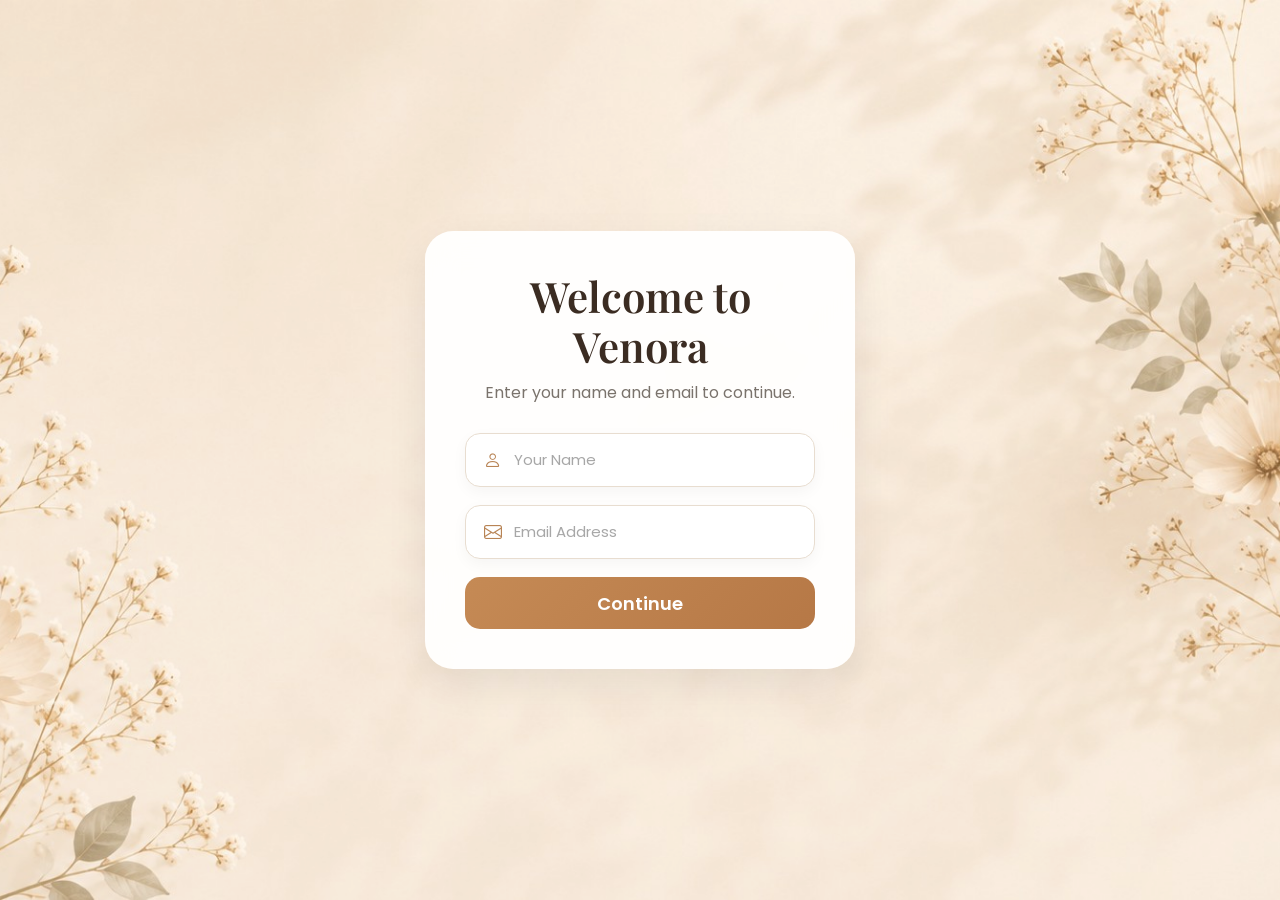
<file: index.html>
<!DOCTYPE html>
<html lang="en">

<head>

<meta charset="UTF-8">
<meta name="viewport" content="width=device-width, initial-scale=1.0">

<title>Venora | Login</title>

<link href="https://cdn.jsdelivr.net/npm/bootstrap@5.3.7/dist/css/bootstrap.min.css" rel="stylesheet">

<link rel="stylesheet"
href="https://cdn.jsdelivr.net/npm/bootstrap-icons@1.13.1/font/bootstrap-icons.min.css">

<link href="https://fonts.googleapis.com/css2?family=Playfair+Display:wght@500;600;700&family=Poppins:wght@300;400;500;600;700&display=swap"
rel="stylesheet">

<link rel="stylesheet"
href="css/login.css">

</head>

<body>

<div class="login-page">

<!-- LEFT SIDE -->

<div class="left-side">

<img src="images/login/login-bg.jpg"
alt="Venora Background">

<div class="overlay"></div>

</div>

<!-- RIGHT SIDE -->

<div class="right-side">

<div class="login-card">

<h2>

Welcome to Venora

</h2>

<p class="subtitle">

Enter your name and email to continue.

</p>

<form id="loginForm">

<div class="input-box">

<i class="bi bi-person"></i>

<input
type="text"
id="name"
placeholder="Your Name"
required>

</div>

<div class="input-box">

<i class="bi bi-envelope"></i>

<input
type="email"
id="email"
placeholder="Email Address"
required>

</div>

<button
type="submit"
class="login-btn">

Continue

</button>

</form>

</div>

</div>

</div>

<script src="js/login.js"></script>

</body>

</html>
</file>
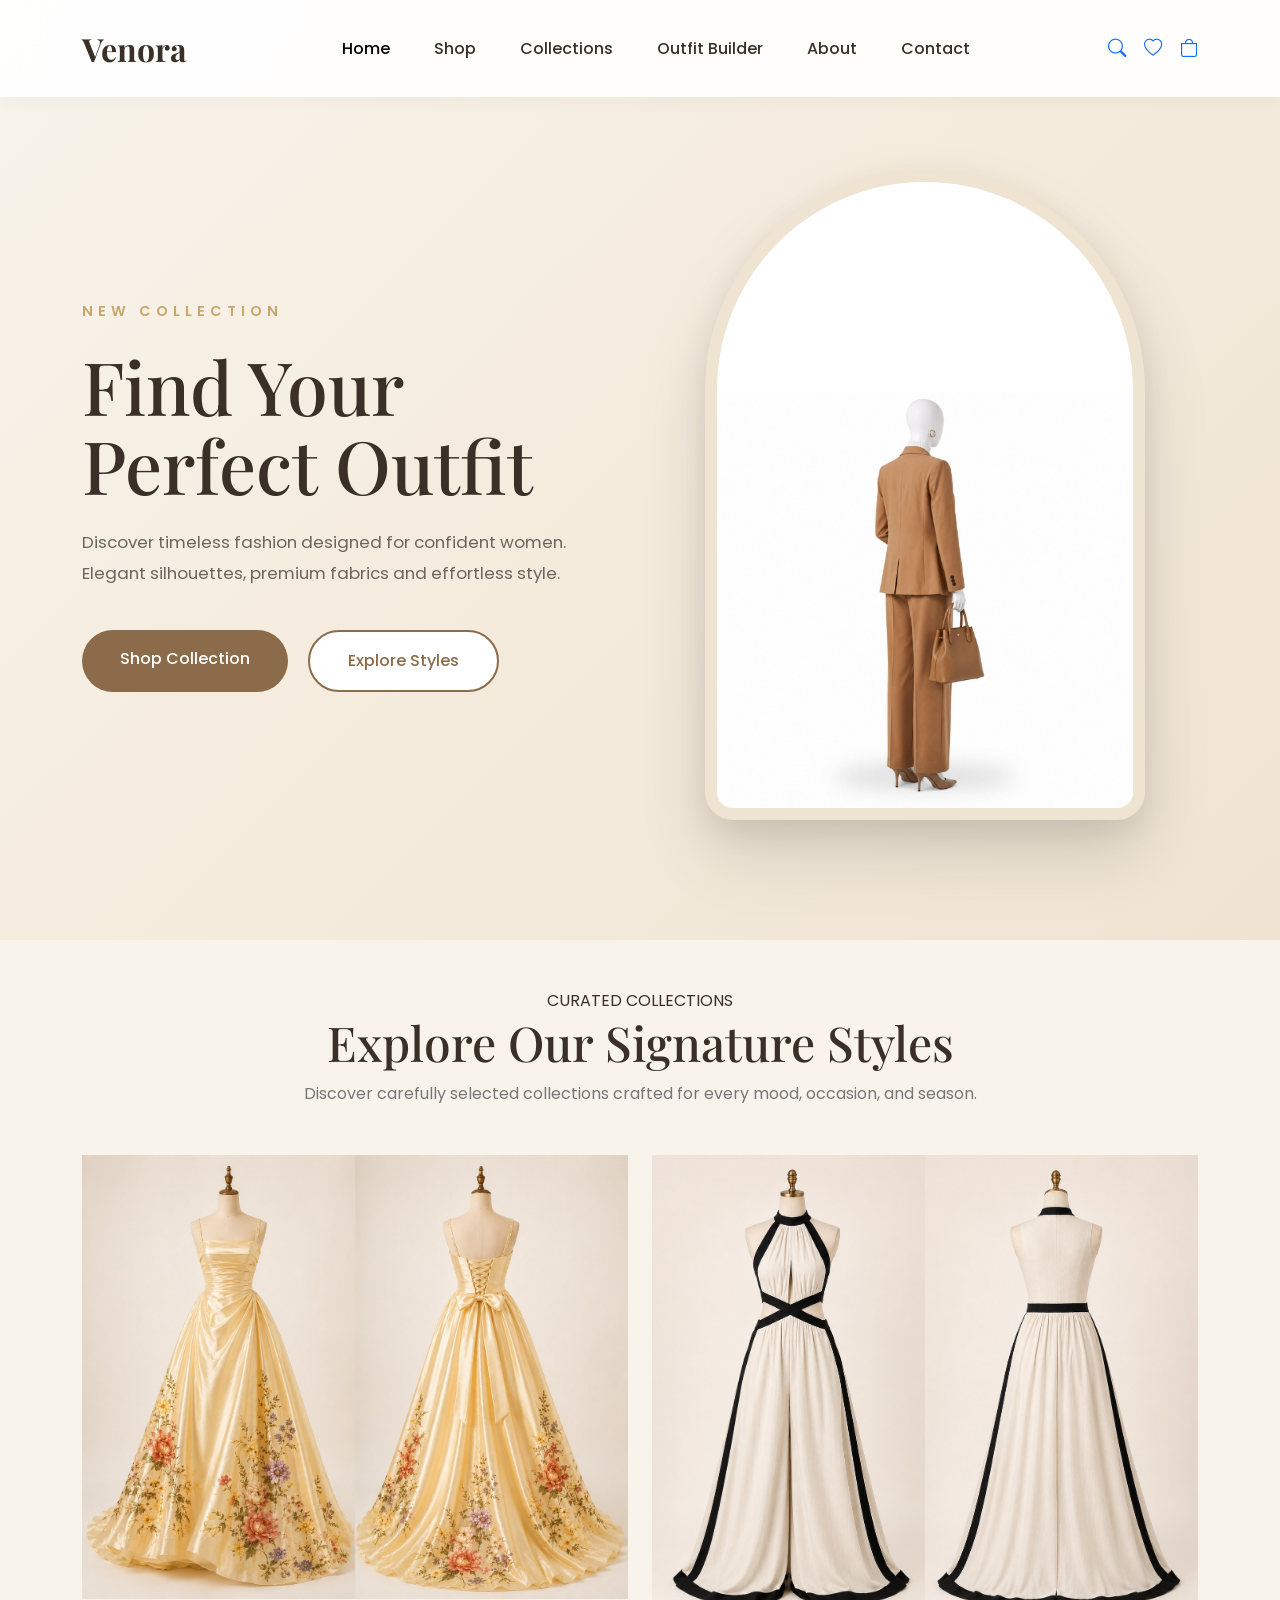
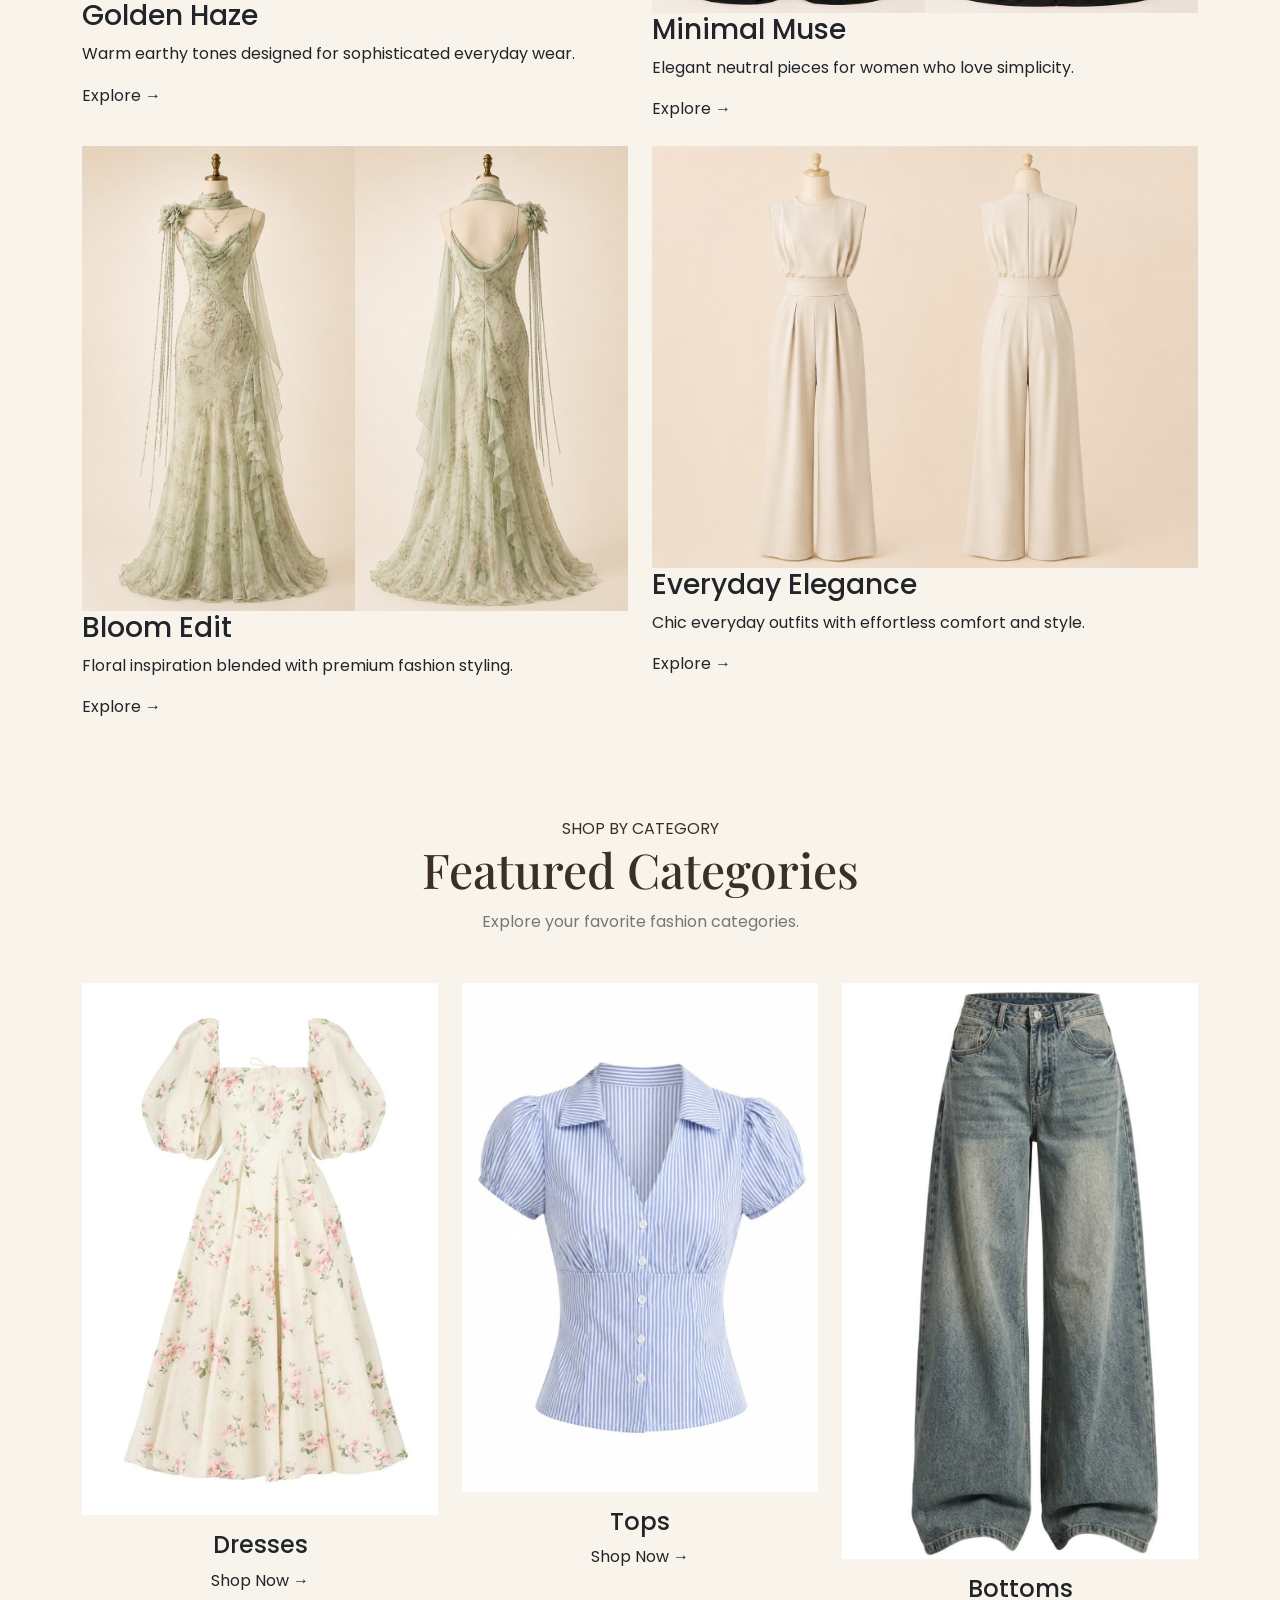
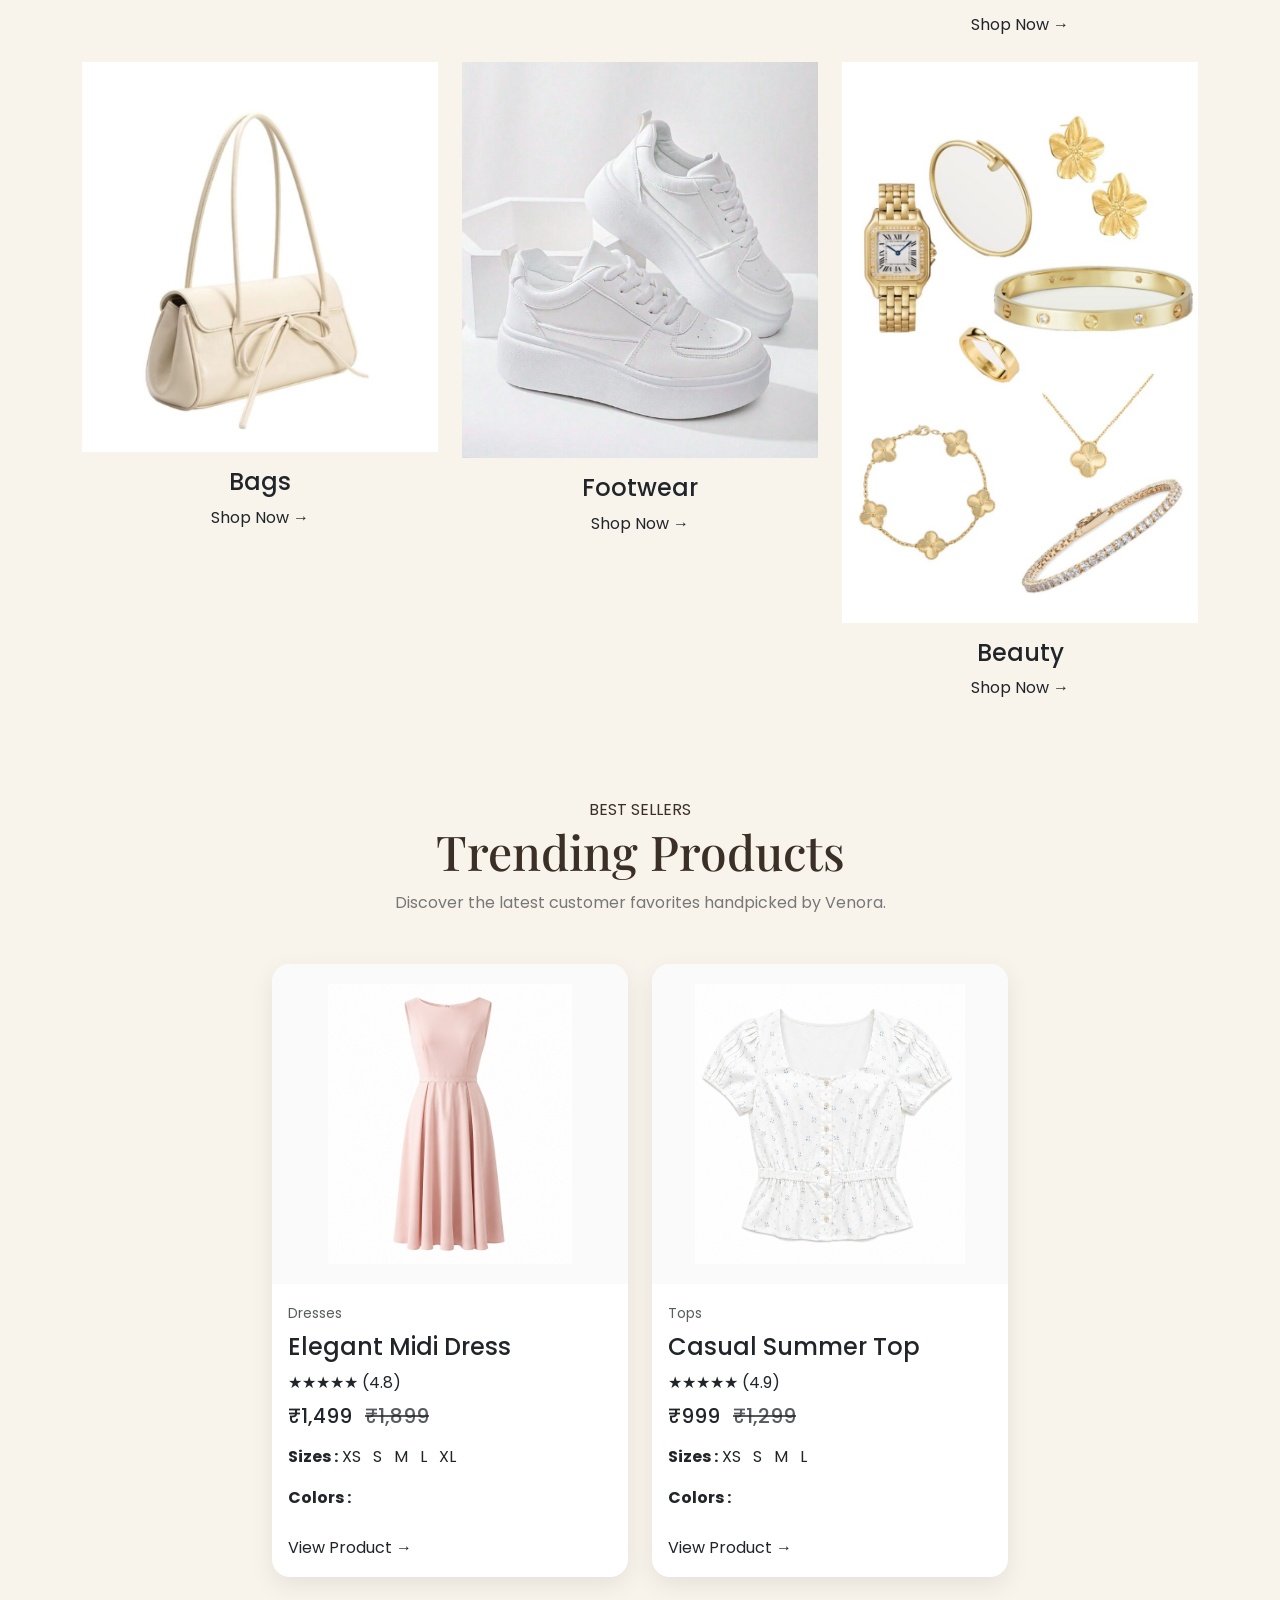
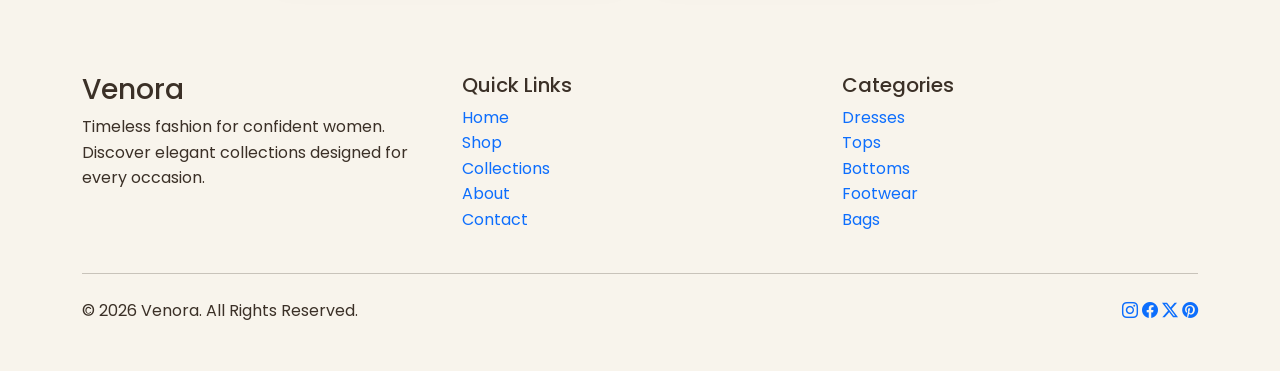
<file: home.html>
<!DOCTYPE html>
<html lang="en">

<head>

    <meta charset="UTF-8">
    <meta name="viewport" content="width=device-width, initial-scale=1.0">

    <title>Venora | Luxury Women's Fashion</title>

    <!-- Bootstrap -->
    <link href="https://cdn.jsdelivr.net/npm/bootstrap@5.3.7/dist/css/bootstrap.min.css" rel="stylesheet">

    <!-- Google Fonts -->
    <link rel="preconnect" href="https://fonts.googleapis.com">
    <link rel="preconnect" href="https://fonts.gstatic.com" crossorigin>

    <link href="https://fonts.googleapis.com/css2?family=Playfair+Display:wght@500;600;700&family=Poppins:wght@300;400;500;600&display=swap" rel="stylesheet">

    <!-- Bootstrap Icons -->
    <link rel="stylesheet" href="https://cdn.jsdelivr.net/npm/bootstrap-icons@1.13.1/font/bootstrap-icons.min.css">

    <!-- Custom CSS -->
    <link rel="stylesheet" href="css/style.css">

</head>

<body>

<!-- ==========================
        NAVBAR
========================== -->

<nav class="navbar navbar-expand-lg fixed-top">

    <div class="container">

        <a class="navbar-brand" href="home.html">
            Venora
        </a>

        <button
            class="navbar-toggler"
            type="button"
            data-bs-toggle="collapse"
            data-bs-target="#navbarMenu">

            <span class="navbar-toggler-icon"></span>

        </button>

        <div class="collapse navbar-collapse" id="navbarMenu">

            <ul class="navbar-nav mx-auto">

                <li class="nav-item">
                    <a class="nav-link active" href="home.html">
                        Home
                    </a>
                </li>

                <li class="nav-item">
                    <a class="nav-link" href="pages/shop.html">
                        Shop
                    </a>
                </li>

                <li class="nav-item">
                    <a class="nav-link" href="pages/collections.html">
                        Collections
                    </a>
                </li>
                <li class="nav-item">
    <a class="nav-link" href="pages/outfit-builder.html">
        Outfit Builder
    </a>
</li>

                <li class="nav-item">
                    <a class="nav-link" href="pages/about.html">
                        About
                    </a>
                </li>

                <li class="nav-item">
                    <a class="nav-link" href="pages/contact.html">
                        Contact
                    </a>
                </li>

            </ul>

            <div class="nav-icons">

                <a href="pages/search.html">
                    <i class="bi bi-search"></i>
                </a>

                <a href="pages/wishlist.html">
                    <i class="bi bi-heart"></i>
                </a>

                <a href="pages/cart.html">
                    <i class="bi bi-bag"></i>
                </a>

                

            </div>

        </div>

    </div>

</nav>

<!-- ==========================
        HERO
========================== -->

<section class="hero">

    <div class="container">

        <div class="row align-items-center">

            <div class="col-lg-6 hero-left">

                <span class="hero-tag">
                    NEW COLLECTION
                </span>

                <h1>
                    Find Your
                    <br>
                    Perfect Outfit
                </h1>

                <p>
                    Discover timeless fashion designed for confident women.
                    Elegant silhouettes, premium fabrics and effortless style.
                </p>

                <div class="hero-buttons">

                    <a href="pages/shop.html" class="primary-btn">
                        Shop Collection
                    </a>

                    <a href="pages/collections.html" class="secondary-btn">
                        Explore Styles
                    </a>

                </div>

            </div>

            <div class="col-lg-6">

                <div class="hero-image">

    <div class="hero-arch">

        <div class="spin-viewer">

    <img
        id="heroRotate"
        class="hero-mannequin"
        src="images/hero/frame1.png"
        draggable="false"
        alt="Venora Hero">

</div>
    </div>
   

</div>

            </div>

        </div>

    </div>

</section>


<!-- ==========================
     CURATED COLLECTIONS
========================== -->

<section class="collections py-5">

    <div class="container">

        <div class="section-heading text-center mb-5">

            <span>CURATED COLLECTIONS</span>

            <h2>Explore Our Signature Styles</h2>

            <p>
                Discover carefully selected collections crafted for every mood,
                occasion, and season.
            </p>

        </div>

        <div class="row g-4">

            <!-- Collection 1 -->

            <div class="col-lg-6 col-md-6">


    <a href="pages/collections.html?collection=golden-haze"
       class="text-decoration-none text-dark">

        <div class="collection-card h-100">

            <div class="collection-image">

                <img src="images/collections/golden-haze.jpg"
                     alt="Golden Haze"
                     class="img-fluid w-100">

            </div>

            <div class="collection-content">

                <h3>Golden Haze</h3>

                <p>
                    Warm earthy tones designed for sophisticated everyday wear.
                </p>

                <span class="collection-btn">
                    Explore →
                </span>

            </div>

        </div>

    </a>

            </div>

            <!-- Collection 2 -->

            <div class="col-lg-6 col-md-6">

                <a href="pages/collections.html?collection=minimal-muse" class="text-decoration-none text-dark">

                    <div class="collection-card h-100">

                        <div class="collection-image">

                            <img src="images/collections/minimal-muse.jpg"
                                 alt="Minimal Muse"
                                 class="img-fluid w-100">

                        </div>

                        <div class="collection-content">

                            <h3>Minimal Muse</h3>

                            <p>
                                Elegant neutral pieces for women who love simplicity.
                            </p>

                            <span class="collection-btn">
                                Explore →
                            </span>

                        </div>

                    </div>

                </a>

            </div>

            <!-- Collection 3 -->

            <div class="col-lg-6 col-md-6">

                <a href="pages/collections.html?collection=bloom-edit" class="text-decoration-none text-dark">

                    <div class="collection-card h-100">

                        <div class="collection-image">

                            <img src="images/collections/bloom-edit.jpg"
                                 alt="Bloom Edit"
                                 class="img-fluid w-100">

                        </div>

                        <div class="collection-content">

                            <h3>Bloom Edit</h3>

                            <p>
                                Floral inspiration blended with premium fashion styling.
                            </p>

                            <span class="collection-btn">
                                Explore →
                            </span>

                        </div>

                    </div>

                </a>

            </div>

            <!-- Collection 4 -->

            <div class="col-lg-6 col-md-6">

                <a href="pages/collections.html?collection=everyday-elegance" class="text-decoration-none text-dark">

                    <div class="collection-card h-100">

                        <div class="collection-image">

                            <img src="images/collections/everyday-elegance.jpg"
                                 alt="Everyday Elegance"
                                 class="img-fluid w-100">

                        </div>

                        <div class="collection-content">

                            <h3>Everyday Elegance</h3>

                            <p>
                                Chic everyday outfits with effortless comfort and style.
                            </p>

                            <span class="collection-btn">
                                Explore →
                            </span>

                        </div>

                    </div>

                </a>

            </div>

        </div>

    </div>

</section>
<!-- ==========================
     FEATURED CATEGORIES
========================== -->

<section class="categories py-5">

    <div class="container">

        <div class="section-heading text-center mb-5">

            <span>SHOP BY CATEGORY</span>

            <h2>Featured Categories</h2>

            <p>
                Explore your favorite fashion categories.
            </p>

        </div>

        <div class="row g-4">

            <!-- Dresses -->

            <div class="col-lg-4 col-md-6 col-4">

                <a href="pages/shop.html" class="text-decoration-none text-dark">

                    <div class="category-card h-100 text-center">

                        <div class="category-image">

                            <img src="images/categories/dresses.jpg"
                                 alt="Dresses"
                                 class="img-fluid w-100">

                        </div>

                        <h4 class="mt-3">Dresses</h4>

                        <span class="category-btn">
                            Shop Now →
                        </span>

                    </div>

                </a>

            </div>

            <!-- Tops -->

            <div class="col-lg-4 col-md-6 col-4">

                <a href="pages/shop.html" class="text-decoration-none text-dark">

                    <div class="category-card h-100 text-center">

                        <div class="category-image">

                            <img src="images/categories/tops.jpg"
                                 alt="Tops"
                                 class="img-fluid w-100">

                        </div>

                        <h4 class="mt-3">Tops</h4>

                        <span class="category-btn">
                            Shop Now →
                        </span>

                    </div>

                </a>

            </div>

            <!-- Bottoms -->

            <div class="col-lg-4 col-md-6 col-4">

                <a href="pages/shop.html" class="text-decoration-none text-dark">

                    <div class="category-card h-100 text-center">

                        <div class="category-image">

                            <img src="images/categories/bottoms.jpg"
                                 alt="Bottoms"
                                 class="img-fluid w-100">

                        </div>

                        <h4 class="mt-3">Bottoms</h4>

                        <span class="category-btn">
                            Shop Now →
                        </span>

                    </div>

                </a>

            </div>

            <!-- Bags -->

            <div class="col-lg-4 col-md-6 col-4">

                <a href="pages/shop.html" class="text-decoration-none text-dark">

                    <div class="category-card h-100 text-center">

                        <div class="category-image">

                            <img src="images/categories/bags.jpg"
                                 alt="Bags"
                                 class="img-fluid w-100">

                        </div>

                        <h4 class="mt-3">Bags</h4>

                        <span class="category-btn">
                            Shop Now →
                        </span>

                    </div>

                </a>

            </div>

            <!-- Footwear -->

            <div class="col-lg-4 col-md-6 col-4">

                <a href="pages/shop.html" class="text-decoration-none text-dark">

                    <div class="category-card h-100 text-center">

                        <div class="category-image">

                            <img src="images/categories/footwear.jpg"
                                 alt="Footwear"
                                 class="img-fluid w-100">

                        </div>

                        <h4 class="mt-3">Footwear</h4>

                        <span class="category-btn">
                            Shop Now →
                        </span>

                    </div>

                </a>

            </div>

            <!-- Beauty -->

            <div class="col-lg-4 col-md-6 col-4">

                <a href="pages/shop.html" class="text-decoration-none text-dark">

                    <div class="category-card h-100 text-center">

                        <div class="category-image">

                            <img src="images/categories/beauty.jpg"
                                 alt="Beauty"
                                 class="img-fluid w-100">

                        </div>

                        <h4 class="mt-3">Beauty</h4>

                        <span class="category-btn">
                            Shop Now →
                        </span>

                    </div>

                </a>

            </div>

        </div>

    </div>

</section>
<!-- ==========================
     TRENDING PRODUCTS
========================== -->

<section class="products py-5">

    <div class="container">

        <div class="section-heading text-center mb-5">

            <span>BEST SELLERS</span>

            <h2>Trending Products</h2>

            <p>
                Discover the latest customer favorites handpicked by Venora.
            </p>

        </div>

        <div class="row g-4 justify-content-center">

            <!-- Product 1 -->

            <div class="col-lg-4 col-md-6">

                <a href="pages/product.html?id=shop-dress1"
   class="text-decoration-none text-dark">

                    <div class="product-card h-100">

                        <div class="product-image">

                            <img src="images/products/dress1.jpg"
     alt="Elegant Midi Dress"
     class="img-fluid w-100">

                        </div>

                        <div class="product-content p-3">

                            <small class="text-muted">
                                Dresses
                            </small>

                            <h4 class="mt-2">
                                Elegant Midi Dress
                            </h4>

                            <div class="rating mb-2">

                                ★★★★★
                                <span>(4.8)</span>

                            </div>

                            <h5>

                                ₹1,499

                                <del class="text-muted ms-2">
                                    ₹1,899
                                </del>

                            </h5>

                            <div class="sizes mt-3">

                                <strong>Sizes :</strong>

                                XS &nbsp; S &nbsp; M &nbsp; L &nbsp; XL

                            </div>

                            <div class="colors mt-3">

                                <strong>Colors :</strong>

                                <span class="black"></span>

                                <span class="cream"></span>

                                <span class="brown"></span>

                            </div>

                            <div class="mt-4">

                                <span class="collection-btn">

                                    View Product →

                                </span>

                            </div>

                        </div>

                    </div>

                </a>

            </div>

            <!-- Product 2 -->

            <div class="col-lg-4 col-md-6">

                <a href="pages/product.html?id=shop-top1"
   class="text-decoration-none text-dark">

                    <div class="product-card h-100">

                        <div class="product-image">

                            <img src="images/products/top1.jpg"
     alt="White Floral Peplum Top"
     class="img-fluid w-100">
                        </div>

                        <div class="product-content p-3">

                            <small class="text-muted">
                                Tops
                            </small>

                            <h4 class="mt-2">
                                Casual Summer Top
                            </h4>

                            <div class="rating mb-2">

                                ★★★★★
                                <span>(4.9)</span>

                            </div>

                            <h5>

                                ₹999

                                <del class="text-muted ms-2">
                                    ₹1,299
                                </del>

                            </h5>

                            <div class="sizes mt-3">

                                <strong>Sizes :</strong>

                                XS &nbsp; S &nbsp; M &nbsp; L

                            </div>

                            <div class="colors mt-3">

                                <strong>Colors :</strong>

                                <span class="cream"></span>

                                <span class="brown"></span>

                            </div>

                            <div class="mt-4">

                                <span class="collection-btn">

                                    View Product →

                                </span>

                            </div>

                        </div>

                    </div>

                </a>

            </div>

        </div>

    </div>

</section>

<!-- ==========================
        FOOTER
========================== -->

<footer class="footer py-5">

    <div class="container">

        <div class="row gy-4">

            <!-- Brand -->

            <div class="col-lg-4">

                <h3 class="footer-logo">

                    Venora

                </h3>

                <p>

                    Timeless fashion for confident women.
                    Discover elegant collections designed for every occasion.

                </p>

            </div>

            <!-- Quick Links -->

            <div class="col-lg-4">

                <h5>

                    Quick Links

                </h5>

                <ul class="list-unstyled">

                    <li>

                        <a href="home.html">

                            Home

                        </a>

                    </li>

                    <li>

                        <a href="pages/shop.html">

                            Shop

                        </a>

                    </li>

                    <li>

                        <a href="pages/collections.html">
    Collections
</a>

                    </li>

                    <li>

                        <a href="pages/about.html">

                            About

                        </a>

                    </li>

                    <li>

                        <a href="pages/contact.html">

                            Contact

                        </a>

                    </li>

                </ul>

            </div>

            <!-- Categories -->

            <div class="col-lg-4">

                <h5>

                    Categories

                </h5>

                <ul class="list-unstyled">

                    <li>

                        <a href="pages/shop.html">

                            Dresses

                        </a>

                    </li>

                    <li>

                        <a href="pages/shop.html">

                            Tops

                        </a>

                    </li>

                    <li>

                        <a href="pages/shop.html">

                            Bottoms

                        </a>

                    </li>

                    <li>

                        <a href="pages/shop.html">

                            Footwear

                        </a>

                    </li>

                    <li>

                        <a href="pages/shop.html">

                            Bags

                        </a>

                    </li>

                </ul>

            </div>

        </div>

        <hr class="my-4">

        <div class="d-flex justify-content-between align-items-center flex-wrap">

            <p class="mb-0">

                © 2026 Venora. All Rights Reserved.

            </p>

            <div class="social-icons">

                <a href="#">

                    <i class="bi bi-instagram"></i>

                </a>

                <a href="#">

                    <i class="bi bi-facebook"></i>

                </a>

                <a href="#">

                    <i class="bi bi-twitter-x"></i>

                </a>

                <a href="#">

                    <i class="bi bi-pinterest"></i>

                </a>

            </div>

        </div>

    </div>

</footer>

<!-- Bootstrap JS -->

<script src="https://cdn.jsdelivr.net/npm/bootstrap@5.3.7/dist/js/bootstrap.bundle.min.js"></script>

<!-- Custom JS -->

<script src="js/script.js"></script>

</body>

</html>
</file>
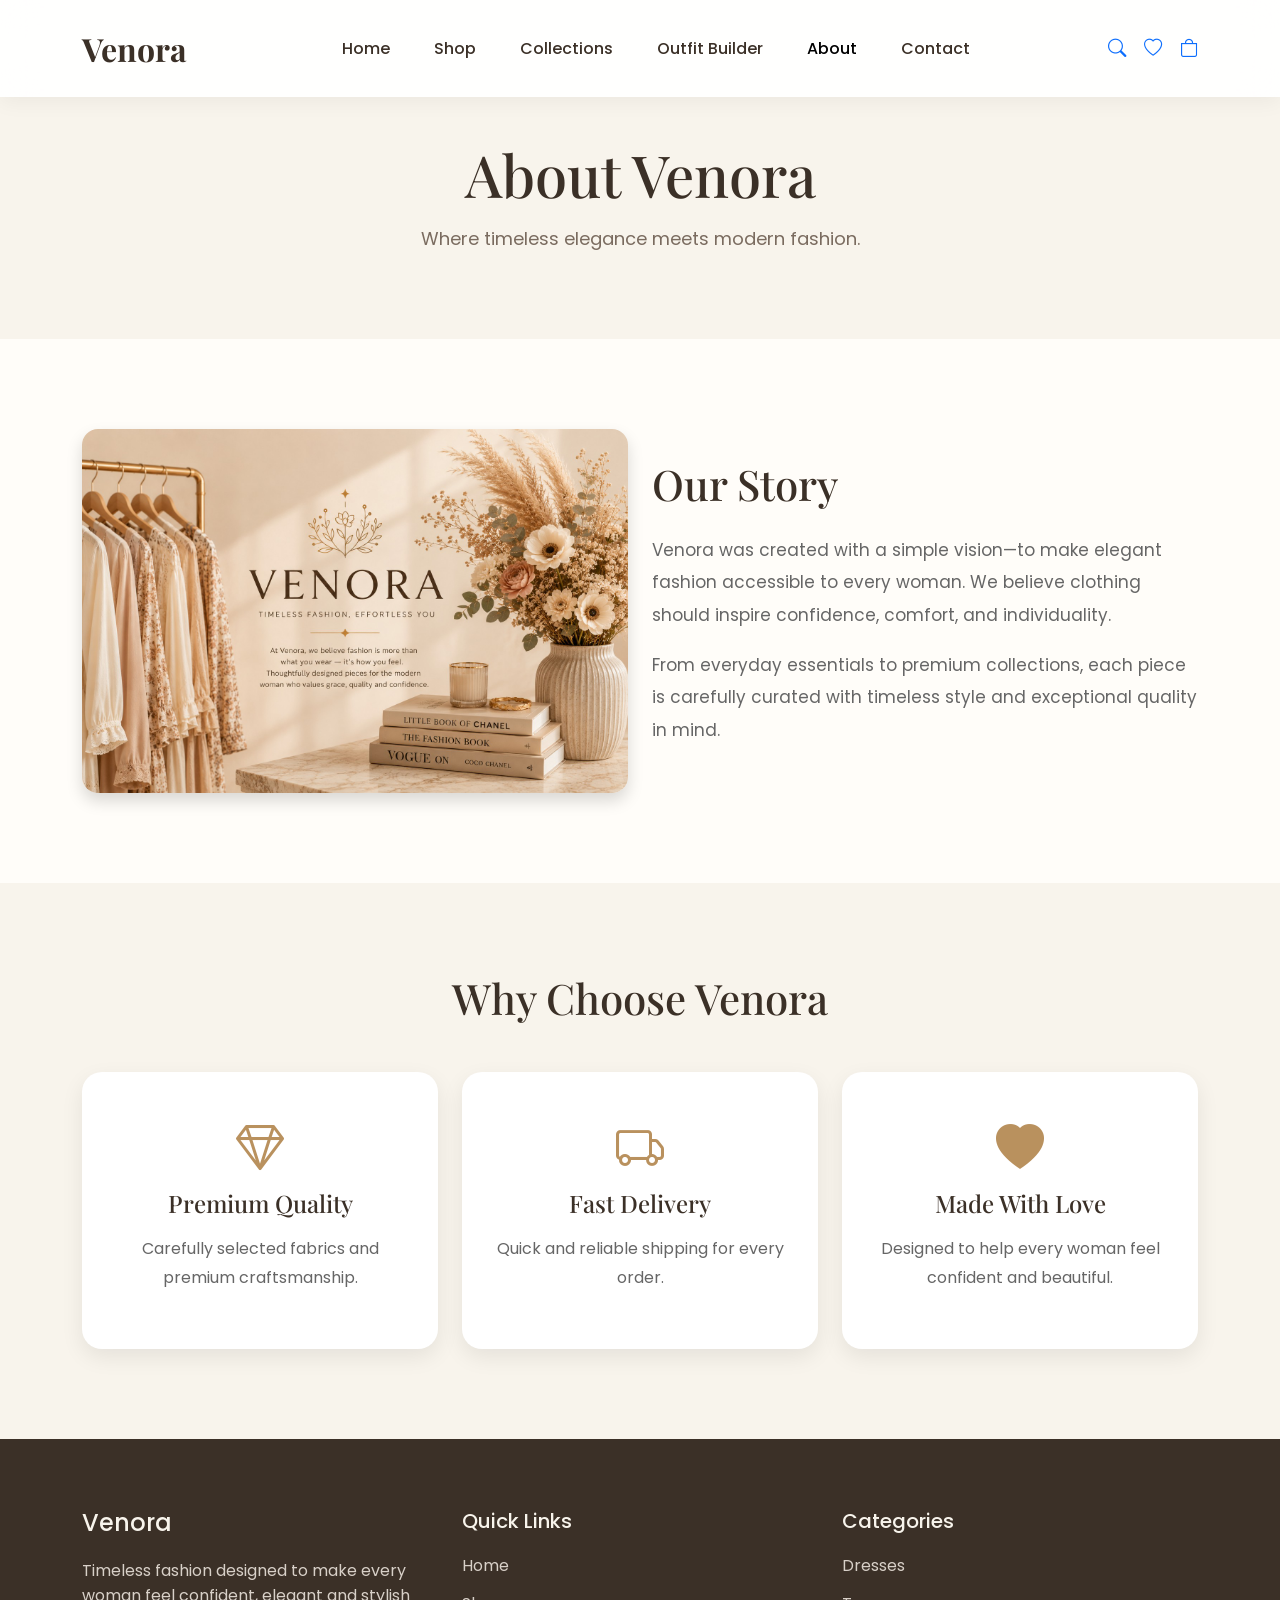
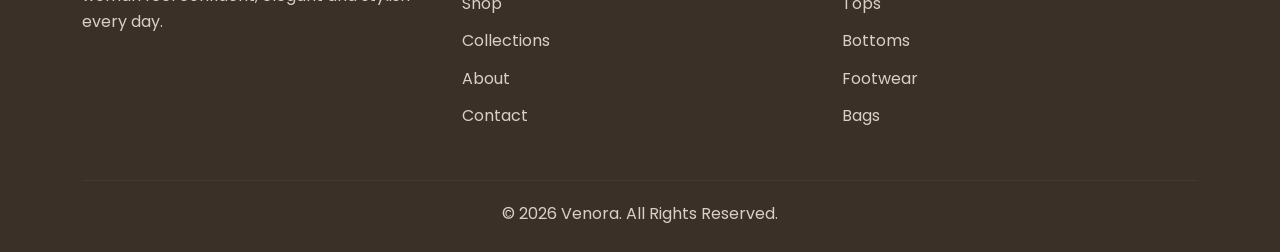
<file: pages/about.html>
<!DOCTYPE html>
<html lang="en">

<head>

<meta charset="UTF-8">
<meta name="viewport" content="width=device-width, initial-scale=1.0">

<title>Venora | About</title>

<link href="https://cdn.jsdelivr.net/npm/bootstrap@5.3.7/dist/css/bootstrap.min.css" rel="stylesheet">

<link rel="stylesheet"
href="https://cdn.jsdelivr.net/npm/bootstrap-icons@1.13.1/font/bootstrap-icons.min.css">

<link href="https://fonts.googleapis.com/css2?family=Playfair+Display:wght@500;600;700&family=Poppins:wght@300;400;500;600;700&display=swap"
rel="stylesheet">

<link rel="stylesheet" href="../css/style.css">
<link rel="stylesheet" href="../css/about.css">

</head>

<body>

<!-- ===========================
        NAVBAR
=========================== -->

<nav class="navbar navbar-expand-lg fixed-top">

<div class="container">

<a class="navbar-brand"
href="../home.html">

Venora

</a>

<button
class="navbar-toggler"
data-bs-toggle="collapse"
data-bs-target="#navbarMenu">

<span class="navbar-toggler-icon"></span>

</button>

<div
class="collapse navbar-collapse"
id="navbarMenu">

<ul class="navbar-nav mx-auto">

<li class="nav-item">
<a class="nav-link" href="../home.html">Home</a>
</li>

<li class="nav-item">
<a class="nav-link" href="shop.html">Shop</a>
</li>

<li class="nav-item">
<a class="nav-link" href="collections.html">Collections</a>
</li>
<li class="nav-item">
    <a class="nav-link" href="outfit-builder.html">
        Outfit Builder
    </a>
</li>

<li class="nav-item">
<a class="nav-link active" href="about.html">About</a>
</li>

<li class="nav-item">
<a class="nav-link" href="contact.html">Contact</a>
</li>

</ul>

<div class="nav-icons">

<a href="search.html"><i class="bi bi-search"></i></a>

<a href="wishlist.html"><i class="bi bi-heart"></i></a>

<a href="cart.html"><i class="bi bi-bag"></i></a>



</div>

</div>

</div>

</nav>

<!-- ===========================
        HERO
=========================== -->

<section class="about-hero">

<div class="container text-center">

<h1>

About Venora

</h1>

<p>

Where timeless elegance meets modern fashion.

</p>

</div>

</section>

<!-- ===========================
      OUR STORY
=========================== -->

<section class="about-story">

<div class="container">

<div class="row align-items-center gy-5">

<div class="col-lg-6">

<img src="../images/about/about.jpg"
class="img-fluid rounded-4 shadow"
alt="Venora">

</div>

<div class="col-lg-6">

<h2>Our Story</h2>

<p>

Venora was created with a simple vision—to make elegant fashion
accessible to every woman. We believe clothing should inspire
confidence, comfort, and individuality.

</p>

<p>

From everyday essentials to premium collections, each piece is
carefully curated with timeless style and exceptional quality in
mind.

</p>

</div>

</div>

</div>

</section>

<!-- ===========================
        WHY US
=========================== -->

<section class="why-us">

<div class="container">

<h2 class="text-center mb-5">

Why Choose Venora

</h2>

<div class="row g-4">

<div class="col-md-4">

<div class="feature-box">

<i class="bi bi-gem"></i>

<h4>Premium Quality</h4>

<p>

Carefully selected fabrics and premium craftsmanship.

</p>

</div>

</div>

<div class="col-md-4">

<div class="feature-box">

<i class="bi bi-truck"></i>

<h4>Fast Delivery</h4>

<p>

Quick and reliable shipping for every order.

</p>

</div>

</div>

<div class="col-md-4">

<div class="feature-box">

<i class="bi bi-heart-fill"></i>

<h4>Made With Love</h4>

<p>

Designed to help every woman feel confident and beautiful.

</p>

</div>

</div>

</div>

</div>

</section>

<!-- ===========================
        FOOTER
=========================== -->

<footer class="footer">

<div class="container">

<div class="row gy-4">

<div class="col-lg-4">

<h4>Venora</h4>

<p>

Timeless fashion designed to make every woman feel confident,
elegant and stylish every day.

</p>

</div>

<div class="col-lg-4">

<h5>Quick Links</h5>

<ul class="list-unstyled">

<li><a href="../home.html">Home</a></li>
<li><a href="shop.html">Shop</a></li>
<li><a href="collections.html">Collections</a></li>
<li><a href="about.html">About</a></li>
<li><a href="contact.html">Contact</a></li>

</ul>

</div>

<div class="col-lg-4">

<h5>Categories</h5>

<ul class="list-unstyled">

<li>Dresses</li>
<li>Tops</li>
<li>Bottoms</li>
<li>Footwear</li>
<li>Bags</li>

</ul>

</div>

</div>

<hr>

<p class="text-center mb-0">

© 2026 Venora. All Rights Reserved.

</p>

</div>

</footer>

<script src="https://cdn.jsdelivr.net/npm/bootstrap@5.3.7/dist/js/bootstrap.bundle.min.js"></script>

</body>

</html>
</file>
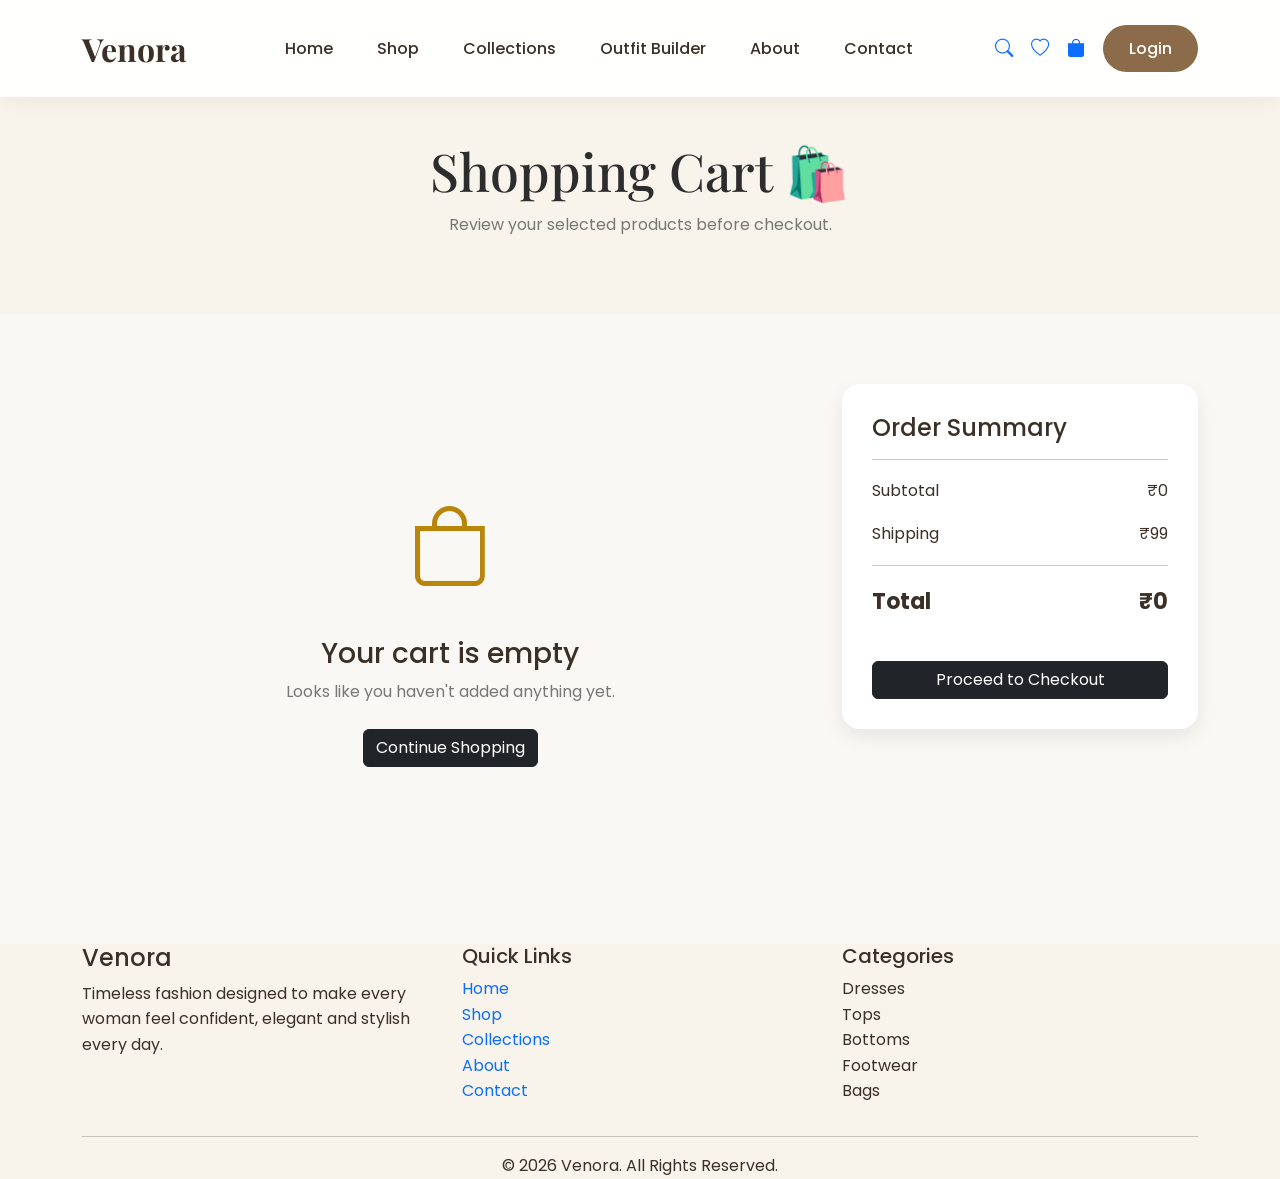
<file: pages/cart.html>
<!DOCTYPE html>
<html lang="en">

<head>

    <meta charset="UTF-8">

    <meta name="viewport"
          content="width=device-width, initial-scale=1.0">

    <title>Venora | Cart</title>

    <!-- Bootstrap -->

    <link href="https://cdn.jsdelivr.net/npm/bootstrap@5.3.7/dist/css/bootstrap.min.css"
          rel="stylesheet">

    <!-- Bootstrap Icons -->

    <link rel="stylesheet"
          href="https://cdn.jsdelivr.net/npm/bootstrap-icons@1.13.1/font/bootstrap-icons.min.css">

    <!-- Google Fonts -->

    <link href="https://fonts.googleapis.com/css2?family=Playfair+Display:wght@500;600;700&family=Poppins:wght@300;400;500;600;700&display=swap"
          rel="stylesheet">

    <!-- CSS -->

    <link rel="stylesheet"
          href="../css/style.css">

    <link rel="stylesheet"
          href="../css/cart.css">

</head>

<body>

<!-- ===========================
        NAVBAR
=========================== -->

<nav class="navbar navbar-expand-lg fixed-top">

<div class="container">

<a class="navbar-brand"
href="../home.html">

Venora

</a>

<button
class="navbar-toggler"
data-bs-toggle="collapse"
data-bs-target="#navbarMenu">

<span class="navbar-toggler-icon"></span>

</button>

<div
class="collapse navbar-collapse"
id="navbarMenu">

<ul class="navbar-nav mx-auto">

<li class="nav-item">
<a class="nav-link" href="../home.html">Home</a>
</li>

<li class="nav-item">
<a class="nav-link" href="shop.html">Shop</a>
</li>

<li class="nav-item">
<a class="nav-link" href="collections.html">Collections</a>
</li>
<li class="nav-item">
    <a class="nav-link" href="outfit-builder.html">
        Outfit Builder
    </a>
</li>

<li class="nav-item">
<a class="nav-link" href="about.html">About</a>
</li>

<li class="nav-item">
<a class="nav-link" href="contact.html">Contact</a>
</li>

</ul>

<div class="nav-icons">

<a href="search.html">
<i class="bi bi-search"></i>
</a>

<a href="wishlist.html">
<i class="bi bi-heart"></i>
</a>

<a href="cart.html">
<i class="bi bi-bag-fill"></i>
</a>

<a href="login.html"
class="login-btn">

Login

</a>

</div>

</div>

</div>

</nav>

<!-- ===========================
        HERO
=========================== -->

<section class="cart-hero">

<div class="container text-center">

<h1>

Shopping Cart 🛍️

</h1>

<p>

Review your selected products before checkout.

</p>

</div>

</section>

<!-- ===========================
        CART
=========================== -->

<section class="cart-section">

<div class="container">

<div class="row">

<!-- LEFT -->

<div class="col-lg-8">

<div id="cartContainer">

</div>

<div
id="emptyCart"
class="empty-cart d-none">

<i class="bi bi-bag"></i>

<h3>

Your cart is empty

</h3>

<p>

Looks like you haven't added anything yet.

</p>

<a
href="shop.html"
class="btn btn-dark">

Continue Shopping

</a>

</div>

</div>

<!-- RIGHT -->

<div class="col-lg-4">

<div class="cart-summary">

<h4>

Order Summary

</h4>

<hr>

<div class="summary-row">

<span>

Subtotal

</span>

<span id="subtotal">

₹0

</span>

</div>

<div class="summary-row">

<span>

Shipping

</span>

<span id="shipping">

₹99

</span>

</div>

<hr>

<div class="summary-row total">

<span>

Total

</span>

<span id="total">

₹0

</span>

</div>

<button
class="btn btn-dark w-100 mt-4">

Proceed to Checkout

</button>

<button
id="clearCart"
class="btn btn-outline-danger w-100 mt-3">

Clear Cart

</button>

</div>

</div>

</div>

</div>

</section>

<!-- ===========================
        FOOTER
=========================== -->

<footer class="footer">

<div class="container">

<div class="row gy-4">

<div class="col-lg-4">

<h4>

Venora

</h4>

<p>

Timeless fashion designed to make every woman feel confident,
elegant and stylish every day.

</p>

</div>

<div class="col-lg-4">

<h5>

Quick Links

</h5>

<ul class="list-unstyled">

<li><a href="../home.html">Home</a></li>
<li><a href="shop.html">Shop</a></li>
<li><a href="collections.html">Collections</a></li>
<li><a href="about.html">About</a></li>
<li><a href="contact.html">Contact</a></li>

</ul>

</div>

<div class="col-lg-4">

<h5>

Categories</h5>

<ul class="list-unstyled">

<li>Dresses</li>
<li>Tops</li>
<li>Bottoms</li>
<li>Footwear</li>
<li>Bags</li>

</ul>

</div>

</div>

<hr>

<p class="text-center mb-0">

© 2026 Venora. All Rights Reserved.

</p>

</div>

</footer>

<!-- Bootstrap -->

<script src="https://cdn.jsdelivr.net/npm/bootstrap@5.3.7/dist/js/bootstrap.bundle.min.js"></script>

<script src="../js/cart.js"></script>

</body>

</html>
</file>
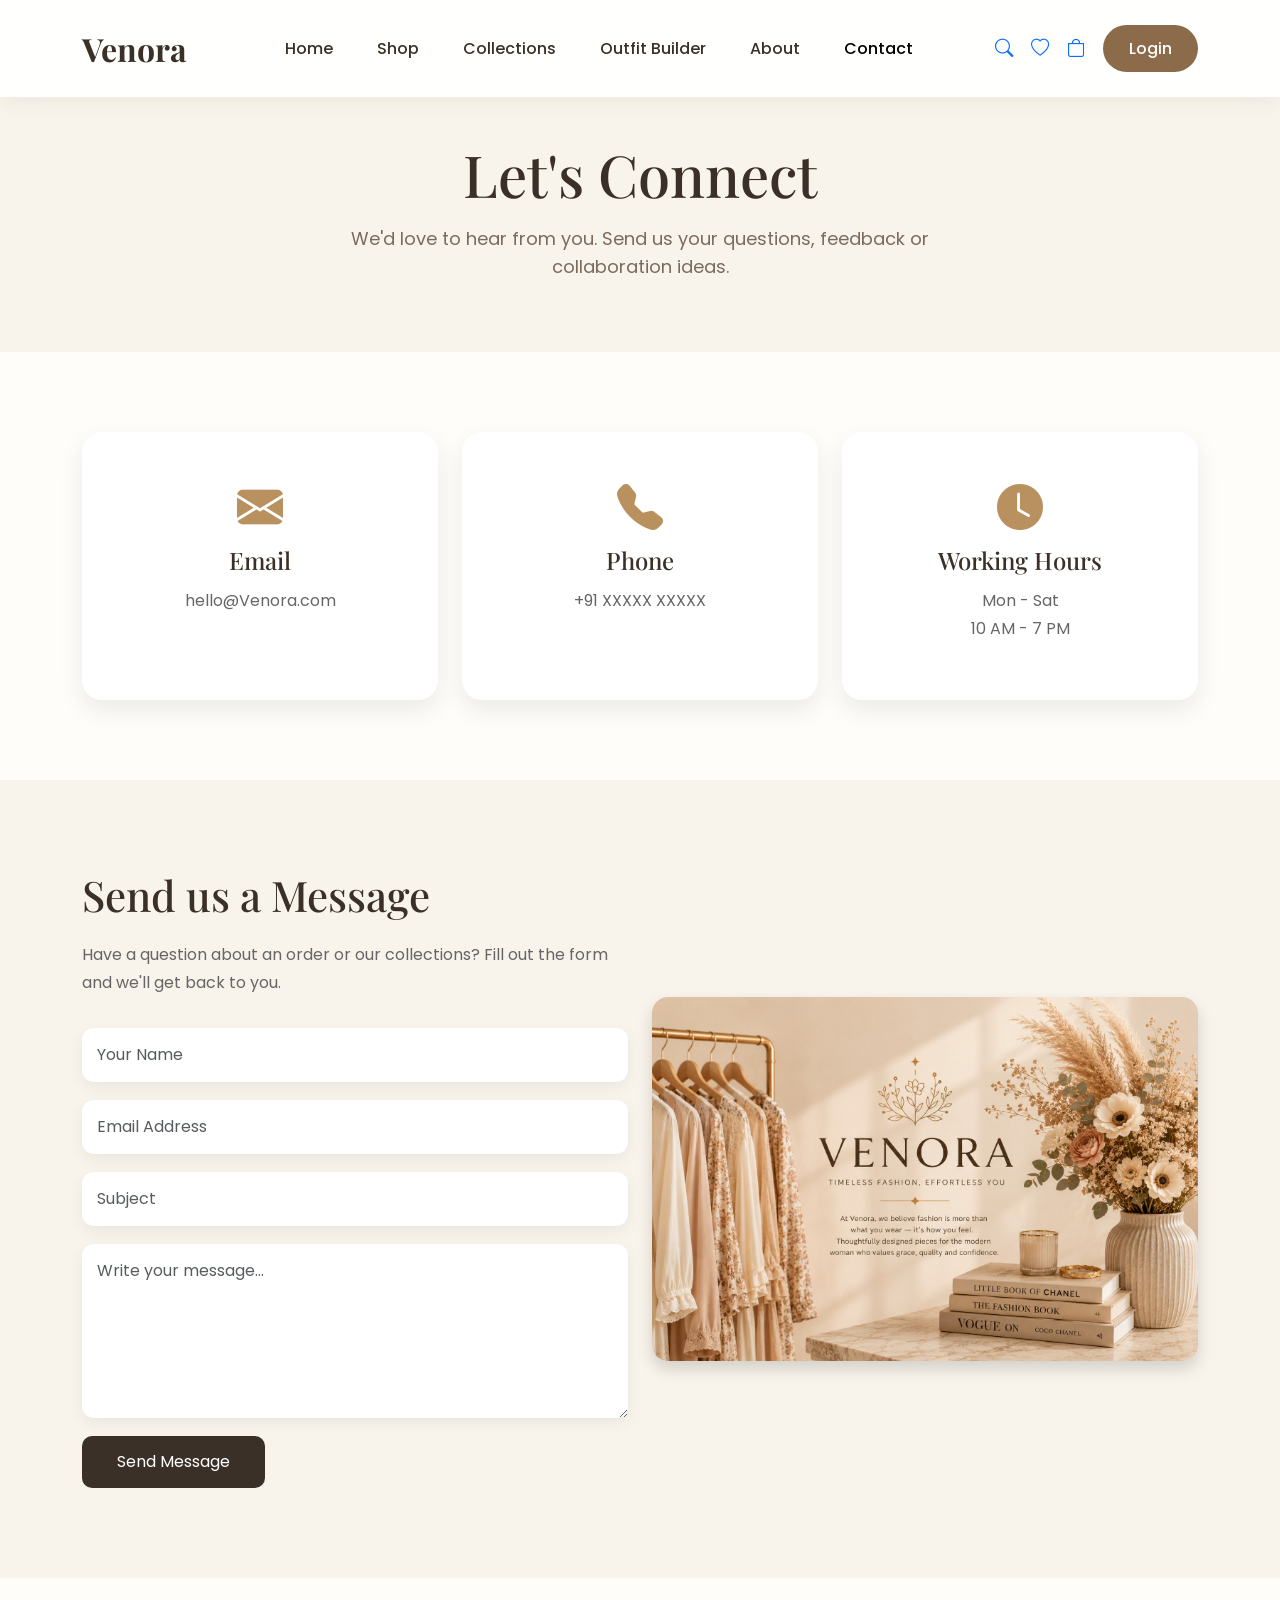
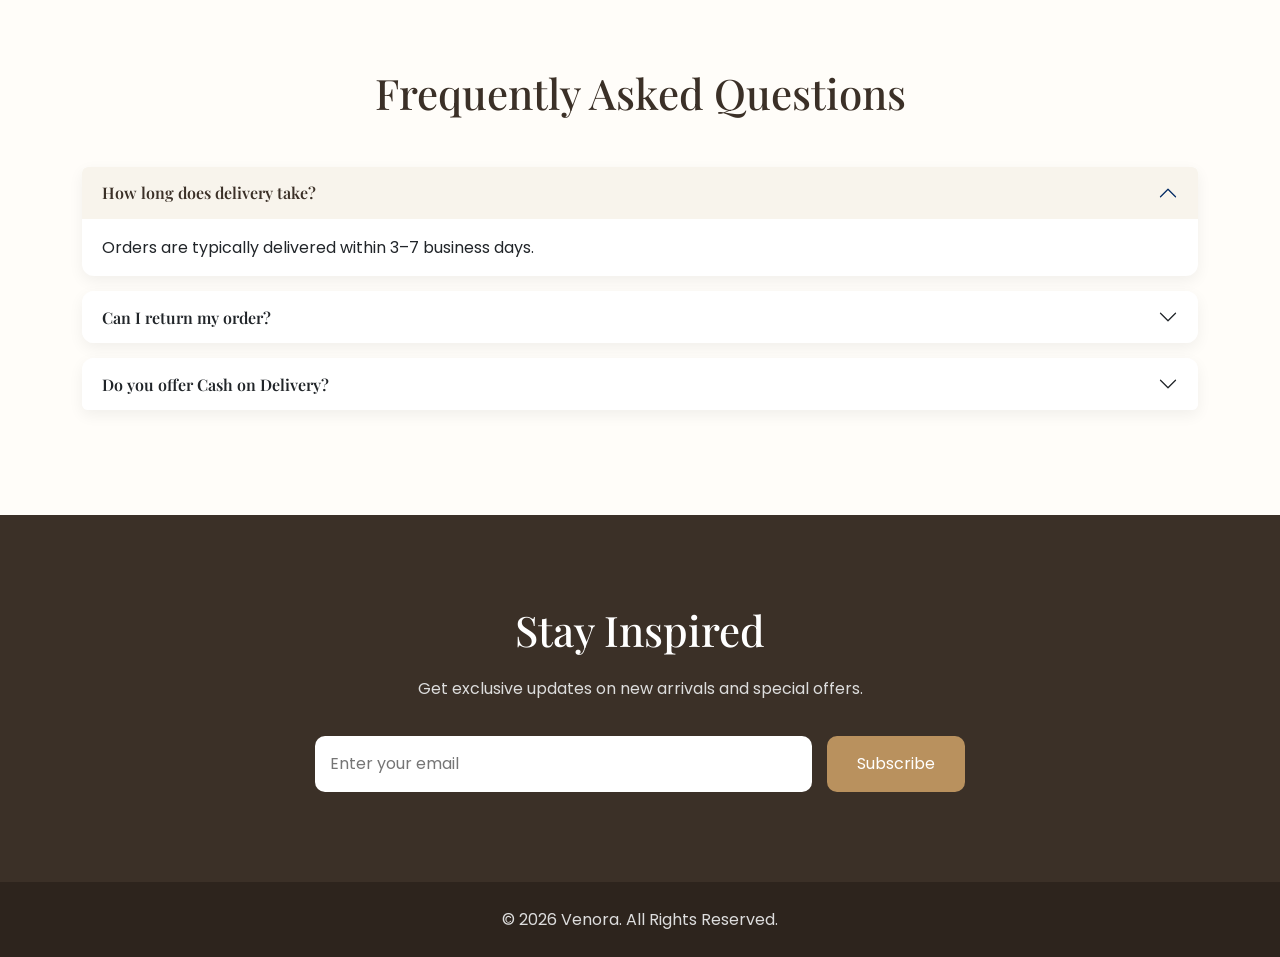
<file: pages/contact.html>
<!DOCTYPE html>
<html lang="en">

<head>

<meta charset="UTF-8">

<meta name="viewport"
content="width=device-width, initial-scale=1.0">

<title>Venora | Contact</title>

<link href="https://cdn.jsdelivr.net/npm/bootstrap@5.3.7/dist/css/bootstrap.min.css"
rel="stylesheet">

<link rel="stylesheet"
href="https://cdn.jsdelivr.net/npm/bootstrap-icons@1.13.1/font/bootstrap-icons.min.css">

<link href="https://fonts.googleapis.com/css2?family=Playfair+Display:wght@500;600;700&family=Poppins:wght@300;400;500;600;700&display=swap"
rel="stylesheet">

<link rel="stylesheet"
href="../css/style.css">

<link rel="stylesheet"
href="../css/contact.css">

</head>

<body>

<!-- ================= NAVBAR ================= -->

<nav class="navbar navbar-expand-lg fixed-top">

<div class="container">

<a class="navbar-brand"
href="../home.html">

Venora

</a>

<button
class="navbar-toggler"
data-bs-toggle="collapse"
data-bs-target="#navbarMenu">

<span class="navbar-toggler-icon"></span>

</button>

<div
class="collapse navbar-collapse"
id="navbarMenu">

<ul class="navbar-nav mx-auto">

<li class="nav-item">
<a class="nav-link"
href="../home.html">Home</a>
</li>

<li class="nav-item">
<a class="nav-link"
href="shop.html">Shop</a>
</li>

<li class="nav-item">
<a class="nav-link"
href="collections.html">Collections</a>
</li>
<li class="nav-item">
    <a class="nav-link" href="outfit-builder.html">
        Outfit Builder
    </a>
</li>

<li class="nav-item">
<a class="nav-link"
href="about.html">About</a>
</li>

<li class="nav-item">
<a class="nav-link active"
href="contact.html">Contact</a>
</li>

</ul>

<div class="nav-icons">

<a href="search.html">
<i class="bi bi-search"></i>
</a>

<a href="wishlist.html">
<i class="bi bi-heart"></i>
</a>

<a href="cart.html">
<i class="bi bi-bag"></i>
</a>

<a href="login.html"
class="login-btn">

Login

</a>

</div>

</div>

</div>

</nav>

<!-- ================= HERO ================= -->

<section class="contact-hero">

<div class="container text-center">

<h1>

Let's Connect

</h1>

<p>

We'd love to hear from you. Send us your questions,
feedback or collaboration ideas.

</p>

</div>

</section>

<!-- ================= CONTACT INFO ================= -->

<section class="contact-info">

<div class="container">

<div class="row g-4">

<div class="col-md-4">

<div class="info-card">

<i class="bi bi-envelope-fill"></i>

<h4>Email</h4>

<p>

hello@Venora.com

</p>

</div>

</div>

<div class="col-md-4">

<div class="info-card">

<i class="bi bi-telephone-fill"></i>

<h4>Phone</h4>

<p>

+91 XXXXX XXXXX

</p>

</div>

</div>

<div class="col-md-4">

<div class="info-card">

<i class="bi bi-clock-fill"></i>

<h4>Working Hours</h4>

<p>

Mon - Sat<br>

10 AM - 7 PM

</p>

</div>

</div>

</div>

</div>

</section>

<!-- ================= CONTACT FORM ================= -->

<section class="contact-form-section">

<div class="container">

<div class="row align-items-center">

<div class="col-lg-6">

<h2>

Send us a Message

</h2>

<p>

Have a question about an order or our collections?
Fill out the form and we'll get back to you.

</p>

<form id="contactForm">

<input
type="text"
class="form-control"
placeholder="Your Name"
required>

<input
type="email"
class="form-control"
placeholder="Email Address"
required>

<input
type="text"
class="form-control"
placeholder="Subject"
required>

<textarea
rows="6"
class="form-control"
placeholder="Write your message..."
required></textarea>

<button
class="btn btn-dark">

Send Message

</button>

</form>

</div>

<div class="col-lg-6">

<img
src="../images/about/about.jpg"
class="img-fluid rounded-4 shadow"
alt="Contact">

</div>

</div>

</div>

</section>

<!-- ================= FAQ ================= -->

<section class="faq-section">

<div class="container">

<h2 class="text-center mb-5">

Frequently Asked Questions

</h2>

<div
class="accordion"
id="faqAccordion">

<div class="accordion-item">

<h2 class="accordion-header">

<button
class="accordion-button"
data-bs-toggle="collapse"
data-bs-target="#faq1">

How long does delivery take?

</button>

</h2>

<div
id="faq1"
class="accordion-collapse collapse show"
data-bs-parent="#faqAccordion">

<div class="accordion-body">

Orders are typically delivered within 3–7 business days.

</div>

</div>

</div>

<div class="accordion-item">

<h2 class="accordion-header">

<button
class="accordion-button collapsed"
data-bs-toggle="collapse"
data-bs-target="#faq2">

Can I return my order?

</button>

</h2>

<div
id="faq2"
class="accordion-collapse collapse"
data-bs-parent="#faqAccordion">

<div class="accordion-body">

Yes, returns are accepted within 7 days if the item is unused.

</div>

</div>

</div>

<div class="accordion-item">

<h2 class="accordion-header">

<button
class="accordion-button collapsed"
data-bs-toggle="collapse"
data-bs-target="#faq3">

Do you offer Cash on Delivery?

</button>

</h2>

<div
id="faq3"
class="accordion-collapse collapse"
data-bs-parent="#faqAccordion">

<div class="accordion-body">

Yes, Cash on Delivery is available for selected locations.

</div>

</div>

</div>

</div>

</div>

</section>

<!-- ================= NEWSLETTER ================= -->

<section class="newsletter">

<div class="container text-center">

<h2>

Stay Inspired

</h2>

<p>

Get exclusive updates on new arrivals and special offers.

</p>

<div class="newsletter-box">

<input
type="email"
placeholder="Enter your email">

<button>

Subscribe

</button>

</div>

</div>

</section>

<!-- ================= FOOTER ================= -->

<footer class="footer">

<div class="container">

<p class="text-center mb-0">

© 2026 Venora. All Rights Reserved.

</p>

</div>

</footer>

<script src="https://cdn.jsdelivr.net/npm/bootstrap@5.3.7/dist/js/bootstrap.bundle.min.js"></script>

<script src="../js/contact.js"></script>

</body>

</html>
</file>
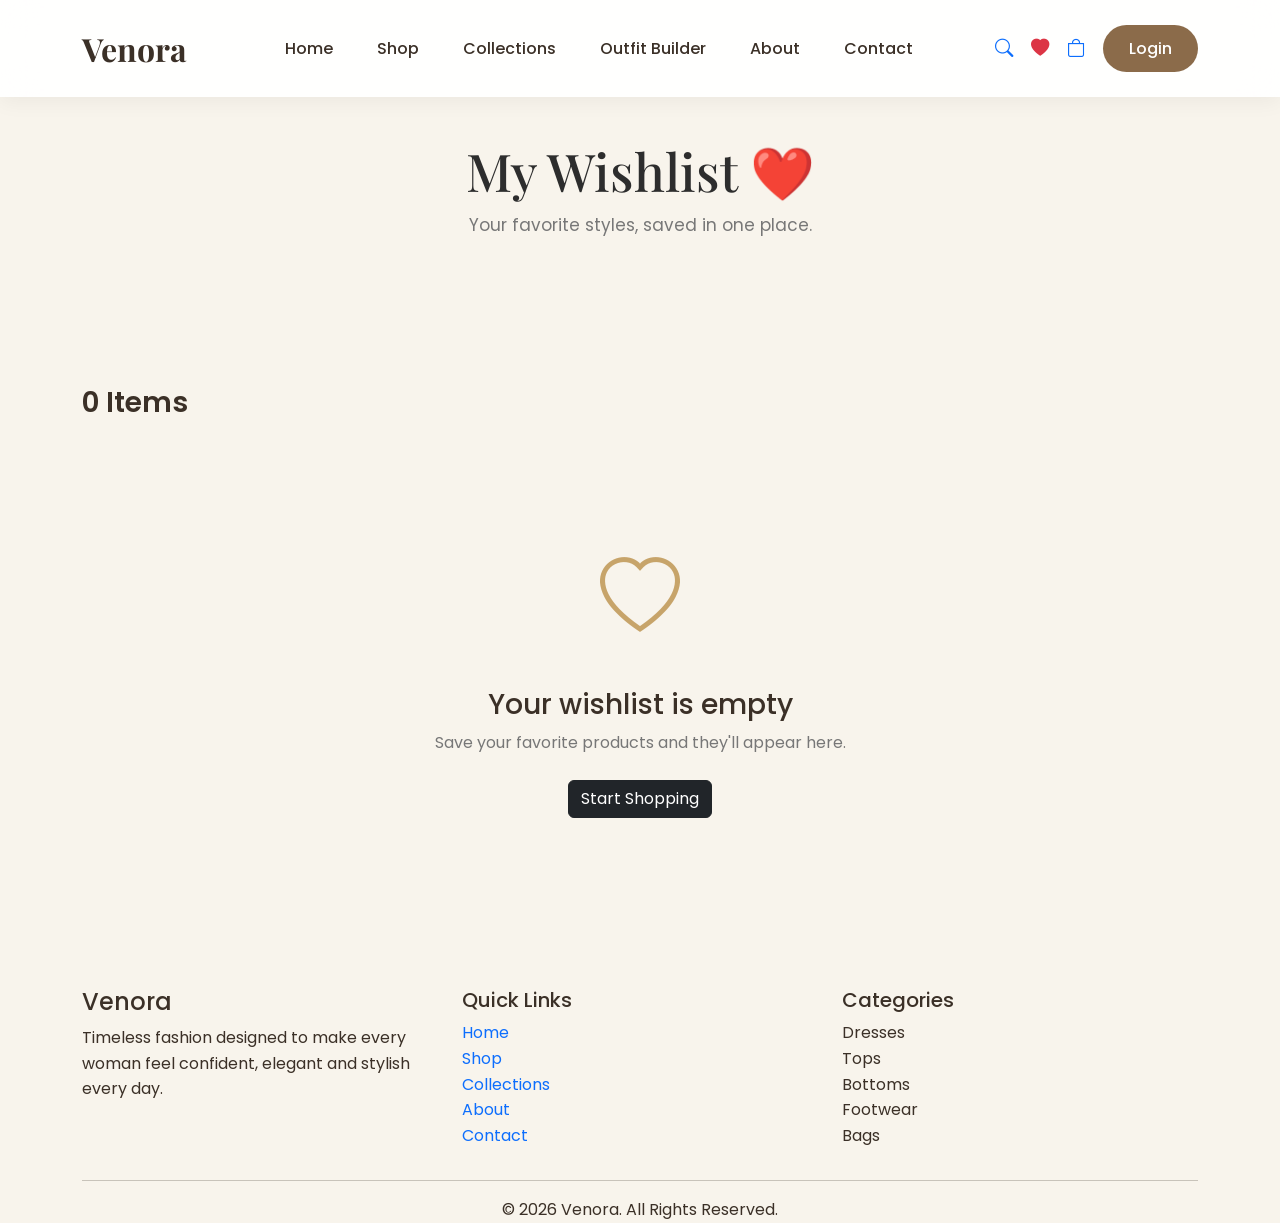
<file: pages/wishlist.html>
<!DOCTYPE html>
<html lang="en">

<head>

    <meta charset="UTF-8">

    <meta name="viewport"
          content="width=device-width, initial-scale=1.0">

    <title>Venora | Wishlist</title>

    <!-- Bootstrap -->

    <link href="https://cdn.jsdelivr.net/npm/bootstrap@5.3.7/dist/css/bootstrap.min.css"
          rel="stylesheet">

    <!-- Bootstrap Icons -->

    <link rel="stylesheet"
          href="https://cdn.jsdelivr.net/npm/bootstrap-icons@1.13.1/font/bootstrap-icons.min.css">

    <!-- Google Fonts -->

    <link href="https://fonts.googleapis.com/css2?family=Playfair+Display:wght@500;600;700&family=Poppins:wght@300;400;500;600;700&display=swap"
          rel="stylesheet">

    <!-- CSS -->

    <link rel="stylesheet"
          href="../css/style.css">

    <link rel="stylesheet"
          href="../css/wishlist.css">

</head>

<body>

<!-- ===========================
        NAVBAR
=========================== -->

<nav class="navbar navbar-expand-lg fixed-top">

<div class="container">

<a class="navbar-brand"
href="../home.html">

Venora

</a>

<button
class="navbar-toggler"
data-bs-toggle="collapse"
data-bs-target="#navbarMenu">

<span class="navbar-toggler-icon"></span>

</button>

<div
class="collapse navbar-collapse"
id="navbarMenu">

<ul class="navbar-nav mx-auto">

<li class="nav-item">
<a class="nav-link" href="../home.html">Home</a>
</li>

<li class="nav-item">
<a class="nav-link" href="shop.html">Shop</a>
</li>

<li class="nav-item">
<a class="nav-link" href="collections.html">Collections</a>
</li>
<li class="nav-item">
    <a class="nav-link" href="outfit-builder.html">
        Outfit Builder
    </a>
</li>


<li class="nav-item">
<a class="nav-link" href="about.html">About</a>
</li>

<li class="nav-item">
<a class="nav-link" href="contact.html">Contact</a>
</li>

</ul>

<div class="nav-icons">

<a href="search.html">
<i class="bi bi-search"></i>
</a>

<a href="wishlist.html">
<i class="bi bi-heart-fill text-danger"></i>
</a>

<a href="cart.html">
<i class="bi bi-bag"></i>
</a>

<a href="login.html"
class="login-btn">

Login

</a>

</div>

</div>

</div>

</nav>

<!-- ===========================
        HERO
=========================== -->

<section class="wishlist-hero">

<div class="container text-center">

<h1>

My Wishlist ❤️

</h1>

<p>

Your favorite styles, saved in one place.

</p>

</div>

</section>

<!-- ===========================
      WISHLIST
=========================== -->

<section class="wishlist-section">

<div class="container">

<div class="wishlist-header">

<h3 id="wishlistCount">

0 Items

</h3>

<button
id="clearWishlist"
class="btn btn-outline-dark">

<i class="bi bi-trash"></i>

Clear Wishlist

</button>

</div>

<div
id="wishlistContainer"
class="row g-4">

</div>

<div
id="emptyWishlist"
class="empty-wishlist d-none">

<i class="bi bi-heart"></i>

<h3>

Your wishlist is empty

</h3>

<p>

Save your favorite products and they'll appear here.

</p>

<a
href="shop.html"
class="btn btn-dark">

Start Shopping

</a>

</div>

</div>

</section>

<!-- ===========================
        FOOTER
=========================== -->

<footer class="footer">

<div class="container">

<div class="row gy-4">

<div class="col-lg-4">

<h4>

Venora

</h4>

<p>

Timeless fashion designed to make every woman feel
confident, elegant and stylish every day.

</p>

</div>

<div class="col-lg-4">

<h5>

Quick Links

</h5>

<ul class="list-unstyled">

<li><a href="../home.html">Home</a></li>
<li><a href="shop.html">Shop</a></li>
<li><a href="collections.html">Collections</a></li>
<li><a href="about.html">About</a></li>
<li><a href="contact.html">Contact</a></li>

</ul>

</div>

<div class="col-lg-4">

<h5>

Categories

</h5>

<ul class="list-unstyled">

<li>Dresses</li>
<li>Tops</li>
<li>Bottoms</li>
<li>Footwear</li>
<li>Bags</li>

</ul>

</div>

</div>

<hr>

<p class="text-center mb-0">

© 2026 Venora. All Rights Reserved.

</p>

</div>

</footer>

<!-- Bootstrap -->

<script src="https://cdn.jsdelivr.net/npm/bootstrap@5.3.7/dist/js/bootstrap.bundle.min.js"></script>

<!-- Wishlist -->

<script src="../js/wishlist.js"></script>

</body>

</html>
</file>
<file: css/login.css>
/* ===================================
   Venora LOGIN PAGE
=================================== */

*{
    margin:0;
    padding:0;
    box-sizing:border-box;
}

html,
body{
    width:100%;
    min-height:100%;
    font-family:"Poppins",sans-serif;
    background:#F8F4EC;
    overflow-x:hidden;
}

.login-page{
    position:relative;
    width:100%;
    min-height:100vh;
    display:flex;
    justify-content:center;
    align-items:center;
    overflow:hidden;
    padding:20px;
}

/* ===================================
   LEFT SIDE
=================================== */

.left-side{
    position:absolute;
    inset:0;
    width:100%;
    height:100%;
    overflow:hidden;
}

.left-side img{
    width:100%;
    height:100%;
    object-fit:cover;
    object-position:center;
}

.overlay{
    position:absolute;
    inset:0;
    background:rgba(255,255,255,.15);
}

/* ===================================
   RIGHT SIDE
=================================== */

.right-side{
    position:relative;
    z-index:2;

    width:100%;
    height:100%;

    display:flex;
    justify-content:center;
    align-items:center;

    background:transparent;
}

/* ===================================
LOGIN CARD
=================================== */

.login-card{

    position:relative;
    z-index:2;

    width:430px;

    padding:40px;

    background:rgba(255,255,255,.93);

    border-radius:28px;

    backdrop-filter:blur(15px);

    box-shadow:
    0 15px 40px rgba(0,0,0,.08);

}

.login-card h2{

    font-family:"Playfair Display",serif;

    font-size:42px;

    font-weight:600;

    text-align:center;

    color:#3B2C22;

    margin-bottom:8px;

}

.subtitle{

    text-align:center;

    font-size:16px;

    color:#7A736C;

    line-height:1.6;

    margin-bottom:28px;

}
/* ===================================
INPUT BOXES
=================================== */

.input-box{

    display:flex;
    align-items:center;

    width:100%;
    height:54px;

    padding:0 18px;

    margin-bottom:18px;

    background:#FFFFFF;

    border:1px solid #E8DDD0;

    border-radius:15px;

    box-shadow:0 5px 15px rgba(0,0,0,.04);

    transition:.3s ease;

}

.input-box:hover{

    transform:translateY(-2px);

    box-shadow:0 10px 25px rgba(0,0,0,.07);

}

.input-box:focus-within{

    border:1px solid #C08A58;

    box-shadow:0 0 0 4px rgba(192,138,88,.12);

}

.input-box i{

    font-size:18px;

    color:#B88455;

}

.input-box input{

    flex:1;

    margin-left:12px;

    border:none;

    outline:none;

    background:transparent;

    font-size:15px;

    color:#444;

}

.input-box input::placeholder{

    color:#A7A7A7;

}

.toggle-password{

    cursor:pointer;

    transition:.3s;

}

.toggle-password:hover{

    color:#8A5B35;

}

/* ===================================
OPTIONS
=================================== */

.options{

    display:flex;

    justify-content:space-between;

    align-items:center;

    margin:5px 0 22px;

    font-size:14px;

}

.options label{

    display:flex;

    align-items:center;

    gap:7px;

    color:#666;

}

.options input{

    accent-color:#B88455;

}

.options a{

    color:#B88455;

    text-decoration:none;

    font-weight:600;

}

.options a:hover{

    color:#8A5A35;

}

/* ===================================
LOGIN BUTTON
=================================== */

.login-btn{

    width:100%;

    height:52px;

    border:none;

    border-radius:15px;

    background:linear-gradient(135deg,#C58A55,#B67846);

    color:#fff;

    font-size:18px;

    font-weight:600;

    cursor:pointer;

    transition:.3s;

}

.login-btn:hover{

    transform:translateY(-2px);

    box-shadow:0 10px 25px rgba(181,121,71,.30);

}

/* ===================================
DIVIDER
=================================== */

.divider{

    position:relative;

    text-align:center;

    margin:22px 0;

}

.divider::before{

    content:"";

    position:absolute;

    left:0;

    top:50%;

    width:100%;

    height:1px;

    background:#E5DDD4;

}

.divider span{

    position:relative;

    background:#fff;

    padding:0 14px;

    color:#888;

    font-size:13px;

}

/* ===================================
GOOGLE BUTTON
=================================== */

.google-btn{

    width:100%;

    height:52px;

    border-radius:15px;

    border:1px solid #E5DDD4;

    background:#fff;

    display:flex;

    justify-content:center;

    align-items:center;

    gap:10px;

    cursor:pointer;

    font-size:15px;

    font-weight:500;

    transition:.3s;

}

.google-btn:hover{

    background:#FAFAFA;

    transform:translateY(-2px);

}

.google-btn img{

    width:20px;

    height:20px;

}

/* ===================================
SIGNUP
=================================== */

.signup{

    margin-top:22px;

    text-align:center;

    color:#666;

    font-size:15px;

}

.signup a{

    color:#B88455;

    text-decoration:none;

    font-weight:700;

}

.signup a:hover{

    color:#8A5B35;

}
/* ===================================
RESPONSIVE
=================================== */
@media (max-width:1100px){

    body{
        overflow:auto;
    }

    .right-side{
        padding:20px;
    }

    .login-card{
        width:90%;
        max-width:420px;
    }

}

@media (max-width:768px){

    .login-card{

        padding:28px;

        border-radius:22px;

    }

    .login-card h2{

        font-size:34px;

    }

    .subtitle{

        font-size:14px;

        margin-bottom:22px;

    }

    .input-box{

        height:50px;

    }

    .login-btn,
    .google-btn{

        height:48px;

    }

    .options{

        flex-direction:column;

        align-items:flex-start;

        gap:12px;

    }

}

@media (max-width:480px){

    .login-card{
    width:100%;
    max-width:360px;
    padding:24px;
}

    .login-card h2{

        font-size:30px;

    }

    .subtitle{

        font-size:13px;

    }

}

/* ===================================
ANIMATIONS
=================================== */

@keyframes fadeUp{

    from{

        opacity:0;
        transform:translateY(35px);

    }

    to{

        opacity:1;
        transform:translateY(0);

    }

}

.login-card{

    animation:fadeUp .7s ease;

}


@keyframes floatOne{

    0%{
        transform:translateY(0);
    }

    50%{
        transform:translateY(18px);
    }

    100%{
        transform:translateY(0);
    }

}

@keyframes floatTwo{

    0%{
        transform:translateY(0);
    }

    50%{
        transform:translateY(-18px);
    }

    100%{
        transform:translateY(0);
    }

}

/* ===================================
SMOOTH EFFECTS
=================================== */

button,
a,
input,
i{

    transition:.3s ease;

}

::selection{

    background:#C58A55;
    color:#fff;

}
</file>
<file: css/style.css>
/*==================================================
            Venora - STYLE.CSS
                PART 1A
====================================================*/


/*=========================================
            GOOGLE FONTS
=========================================*/

@import url('https://fonts.googleapis.com/css2?family=Playfair+Display:wght@400;500;600;700&family=Poppins:wght@300;400;500;600;700&display=swap');


/*=========================================
                RESET
=========================================*/

*{
    margin:0;
    padding:0;
    box-sizing:border-box;
}

html{
    scroll-behavior:smooth;
}

body{

    font-family:'Poppins',sans-serif;

    background:#F8F4EC;

    color:#3B3027;

    overflow-x:hidden;

    line-height:1.6;

}

img{

    width:100%;

    display:block;

}

a{

    text-decoration:none;

}

ul{

    list-style:none;

}


/*=========================================
            ROOT VARIABLES
=========================================*/

:root{

    --bg:#F8F4EC;

    --section:#F2E8D8;

    --white:#ffffff;

    --text:#3B3027;

    --accent:#C9A66B;

    --button:#8B6B4A;

    --buttonHover:#725336;

    --shadow:0 18px 45px rgba(0,0,0,.08);

    --shadowHover:0 25px 60px rgba(0,0,0,.15);

    --radius:24px;

}


/*=========================================
                NAVBAR
=========================================*/

.navbar{

    background:rgba(255,255,255,.92);

    backdrop-filter:blur(18px);

    padding:18px 0;

    transition:.35s;

    box-shadow:0 5px 20px rgba(0,0,0,.05);

}

.navbar-brand{

    font-family:'Playfair Display',serif;

    font-size:2rem;

    font-weight:700;

    color:var(--text);

}

.navbar-brand:hover{

    color:var(--accent);

}

.nav-link{

    color:var(--text);

    font-weight:500;

    margin:0 14px;

    position:relative;

    transition:.3s;

}

.nav-link::after{

    content:"";

    position:absolute;

    left:0;

    bottom:-7px;

    width:0;

    height:2px;

    background:var(--accent);

    transition:.3s;

}

.nav-link:hover{

    color:var(--accent);

}

.nav-link:hover::after{

    width:100%;

}


/*=========================================
            NAV ICONS
=========================================*/

.nav-icons{

    display:flex;

    align-items:center;

    gap:18px;

}

.nav-icons i{

    font-size:1.15rem;

    cursor:pointer;

    transition:.35s;

}

.nav-icons i:hover{

    color:var(--accent);

    transform:translateY(-3px);

}


/*=========================================
            LOGIN BUTTON
=========================================*/

.login-btn{

    background:var(--button);

    color:#fff;

    border:none;

    padding:11px 26px;

    border-radius:50px;

    transition:.35s;

    font-weight:500;

}

.login-btn:hover{

    background:var(--buttonHover);

    transform:translateY(-2px);

}


/*=========================================
            COMMON BUTTONS
=========================================*/

.primary-btn{

    background:var(--button);

    color:#fff;

    border:none;

    padding:16px 38px;

    border-radius:50px;

    transition:.35s;

    font-weight:500;

}

.primary-btn:hover{

    background:var(--buttonHover);

    transform:translateY(-4px);

}

.secondary-btn{

    background:#fff;

    border:2px solid var(--button);

    color:var(--button);

    padding:16px 38px;

    border-radius:50px;

    transition:.35s;

    font-weight:500;

}

.secondary-btn:hover{

    background:var(--button);

    color:#fff;

}
/*=========================================
            HERO SECTION
=========================================*/

.hero{

    padding:170px 0 120px;

    background:linear-gradient(
    135deg,
    #F8F4EC,
    #F5EBDD,
    #EFE4D2);

    overflow:hidden;

}

.hero-left{

    animation:fadeUp 1s ease;

}

.hero-tag{

    color:var(--accent);

    letter-spacing:5px;

    font-size:.9rem;

    font-weight:600;

    text-transform:uppercase;

}

.hero h1{

    font-family:'Playfair Display',serif;

    font-size:4.6rem;

    line-height:1.08;

    margin:22px 0;

}

.hero p{

    max-width:520px;

    color:#6d655d;

    line-height:1.9;

    font-size:1.05rem;

}

.hero-buttons{

    display:flex;

    gap:20px;

    margin-top:40px;

    flex-wrap:wrap;

}


/*=========================================
            HERO IMAGE
=========================================*/

.hero-image{

    display:flex;

    justify-content:center;

    align-items:center;

}


/*=========================================
            LUXURY ARCH
=========================================*/

.hero-arch{

    width:440px;

    height:650px;

    background:#ffffff;

    border:12px solid #EFE3D2;

    border-radius:220px 220px 28px 28px;

    overflow:hidden;

    position:relative;

    display:flex;

    justify-content:center;

    align-items:flex-end;

    box-shadow:

    0 35px 70px rgba(0,0,0,.12),

    0 12px 30px rgba(0,0,0,.08);

}


/* Soft Light */

.hero-arch::before{

    content:"";

    position:absolute;

    inset:0;

    background:linear-gradient(

    to bottom,

    rgba(255,255,255,.25),

    transparent 45%

    );

    pointer-events:none;

}


/* Floor Shadow */

.hero-arch::after{

    content:"";

    position:absolute;

    bottom:18px;

    left:50%;

    transform:translateX(-50%);

    width:180px;

    height:26px;

    background:rgba(0,0,0,.12);

    border-radius:50%;

    filter:blur(10px);

}


/*=========================================
            MANNEQUIN
=========================================*/

.spin-viewer{

    width:100%;
    height:100%;

    display:flex;

    justify-content:center;

    align-items:center;

    cursor:grab;

    user-select:none;

}

.spin-viewer:active{

    cursor:grabbing;

}

.hero-mannequin{

    width:100%;
    height:100%;

    object-fit:contain;

    object-position:center bottom;

    pointer-events:none;

    user-select:none;

    transition:.08s linear;

}


/*=========================================
            ANIMATIONS
=========================================*/



@keyframes fadeUp{

from{

opacity:0;

transform:translateY(50px);

}

to{

opacity:1;

transform:translateY(0);

}

}


/*=========================================
            RESPONSIVE
=========================================*/

@media(max-width:992px){

.hero{

text-align:center;

padding-top:150px;

}

.hero h1{

font-size:3.4rem;

}

.hero p{

margin:auto;

}

.hero-buttons{

justify-content:center;

}

.hero-image{

margin-top:60px;

}

.hero-arch{

width:360px;

height:540px;

}

}

@media(max-width:768px){

.hero{

padding:130px 0 90px;

}

.hero h1{

font-size:2.6rem;

}

.hero-arch{

width:290px;

height:430px;

border-width:8px;

}

}
/* ==================================================
   COLLECTIONS PAGE
================================================== */

.collection-hero{
    background:#F8F4EC;
    padding:150px 20px 90px;
    text-align:center;
}

.collection-hero span{
    color:#B9915E;
    letter-spacing:3px;
    font-size:14px;
    font-weight:600;
    text-transform:uppercase;
}

.collection-hero h1{
    font-family:'Playfair Display',serif;
    font-size:58px;
    color:#3B3027;
    margin:18px 0;
}

.collection-hero p{
    max-width:700px;
    margin:auto;
    color:#6E6258;
    font-size:18px;
    line-height:1.8;
}


/* ====================================== */

.collection-section{
    padding:90px 0;
    background:#fff;
}

.collection-section:nth-child(even){
    background:#fcfaf7;
}

/* ====================================== */
/* ====================================== */

.section-heading{

    text-align:center;

    margin-bottom:45px;

}

.section-heading h3{

    font-family:'Playfair Display',serif;

    color:#3B3027;

    font-size:42px;

}

.section-heading p{

    color:#7B6E63;

    max-width:700px;

    margin:auto;

}

/* ====================================== */

.product-grid{

display:grid;

grid-template-columns:repeat(auto-fit,minmax(260px,1fr));

gap:30px;

margin-top:40px;

}

/* ====================================== */

.product-card{

    background:white;

    border-radius:22px;

    overflow:hidden;

    transition:.35s;

    box-shadow:0 10px 25px rgba(0,0,0,.06);

}

.product-card:hover{

    transform:translateY(-8px);

    box-shadow:0 22px 45px rgba(0,0,0,.14);

}

.product-card img{

    width:100%;
    height:340px;

    object-fit:cover;

}

.product-info{

    padding:20px;

}

.product-info h5{

    font-size:19px;

    color:#3B3027;

}

.product-info p{

    color:#B9915E;

    font-weight:600;

    margin-top:8px;

}

/* ====================================== */

@media(max-width:768px){

.collection-hero h1{

font-size:40px;

}

.banner-overlay h2{

font-size:34px;

}

.banner-overlay p{

font-size:15px;
padding:0 20px;

}

.collection-banner{

height:320px;

}

}
/*=====================================
        COLLECTIONS PAGE
======================================*/

.collection-hero{
    background:#F8F4EC;
    padding:170px 0 90px;
    text-align:center;
}

.collection-hero span{
    color:#B9915E;
    letter-spacing:4px;
    font-size:14px;
    font-weight:600;
}

.collection-hero h1{
    font-family:'Playfair Display',serif;
    font-size:64px;
    margin:20px 0;
    color:#3B3027;
}

.collection-hero p{
    max-width:700px;
    margin:auto;
    color:#666;
    font-size:18px;
    line-height:1.8;
}

/* Sections */

.collection-section{
    padding:90px 0;
}

.section-heading{
    text-align:center;
    margin-bottom:50px;
}

.section-heading h2{
    font-family:'Playfair Display',serif;
    font-size:48px;
    color:#3B3027;
}

.section-heading p{
    color:#777;
    margin-top:10px;
}

/* Grid */

.product-grid{

    display:grid;

    grid-template-columns:repeat(4,1fr);

    gap:30px;

}

/* Card */

.product-card{

    background:#fff;

    border-radius:18px;

    overflow:hidden;

    box-shadow:0 8px 25px rgba(0,0,0,.08);

    transition:.35s;

}

.product-card:hover{

    transform:translateY(-8px);

}

/* Product Image */

.product-card img{

    width:100%;

    height:320px;

    object-fit:contain;

    background:#fafafa;

    padding:20px;

}

/* Content */

.product-info{

    padding:20px;

}

.product-info h5{

    font-size:21px;

    margin-bottom:10px;

}

.product-info p{

    color:#B9915E;

    font-size:20px;

    font-weight:600;

}

.product-info .btn{

    margin-top:15px;

    border-radius:30px;

}

/* View All Button */

.collection-section .btn-outline-dark{

    border-radius:30px;

    padding:12px 40px;

}

/* Tablet */

@media(max-width:992px){

.product-grid{

grid-template-columns:repeat(2,1fr);

}

}

/* Mobile */

@media(max-width:576px){

.collection-hero h1{

font-size:42px;

}

.product-grid{

grid-template-columns:1fr;

}

.product-card img{

height:260px;

}

}
.collection-arch{
    width: 420px;
    height: 560px;
    margin: 0 auto 40px;

    background: #F8F3EA;
    padding: 18px;

    border-radius: 220px 220px 28px 28px;

    overflow: hidden;

    box-shadow: 0 15px 40px rgba(0,0,0,.08);
}

.collection-arch img{
    width:100%;
    height:100%;
    object-fit:cover;

    border-radius:200px 200px 22px 22px;

    display:block;
}
/*=========================================
      CATEGORY MOBILE FIX
=========================================*/

@media (max-width:768px){

    .categories .row{
        row-gap:15px !important;
    }

    .category-card{
        padding:10px;
    }

    .category-image img{
        height:110px;
        object-fit:cover;
        border-radius:12px;
    }

    .category-card h4{
        font-size:15px;
        margin-top:10px !important;
    }

    .category-btn{
        font-size:12px;
    }

}
/*=========================================
   COLLECTION MOBILE PRODUCT FIX
=========================================*/

@media (max-width:768px){

    .collection-section .product-card{
        padding:8px;
        border-radius:16px;
    }

    .collection-section .product-card img{
        height:185px;
        object-fit:contain;
        padding:4px;
    }

    .collection-section .product-info{
        padding:8px;
    }

    .collection-section .product-info h5{
        font-size:14px;
        line-height:1.25;
        min-height:38px;
    }

    .collection-section .product-info p{
        font-size:18px;
        margin-bottom:8px;
    }

    .collection-section .product-info .btn{
        width:100%;
        border-radius:8px !important;
        padding:8px 0;
        font-size:13px;
    }

}
</file>
<file: css/about.css>
/* ===================================
   ABOUT PAGE
=================================== */

.about-hero{
    padding:140px 0 70px;
    background:#f8f4ec;
    text-align:center;
}

.about-hero h1{
    font-family:"Playfair Display",serif;
    font-size:58px;
    color:#3b3027;
    margin-bottom:15px;
}

.about-hero p{
    font-size:18px;
    color:#7a6b5f;
}

/* ========================= */

.about-story{
    padding:90px 0;
    background:#fffdf9;
}

.about-story img{
    width:100%;
    border-radius:24px;
    box-shadow:0 18px 45px rgba(0,0,0,.12);
    transition:.4s;
}

.about-story img:hover{
    transform:scale(1.02);
}

.about-story h2{
    font-family:"Playfair Display",serif;
    font-size:42px;
    color:#3b3027;
    margin-bottom:25px;
}

.about-story p{
    font-size:17px;
    line-height:1.9;
    color:#666;
    margin-bottom:18px;
}

/* ========================= */

.why-us{
    background:#f8f4ec;
    padding:90px 0;
}

.why-us h2{
    font-family:"Playfair Display",serif;
    font-size:42px;
    color:#3b3027;
}

.feature-box{
    background:white;
    border-radius:20px;
    padding:40px 30px;
    text-align:center;
    height:100%;
    transition:.35s;
    box-shadow:0 8px 22px rgba(0,0,0,.08);
}

.feature-box:hover{
    transform:translateY(-10px);
    box-shadow:0 18px 40px rgba(0,0,0,.12);
}

.feature-box i{
    font-size:48px;
    color:#b9915e;
    margin-bottom:20px;
}

.feature-box h4{
    font-family:"Playfair Display",serif;
    margin-bottom:18px;
    color:#3b3027;
}

.feature-box p{
    color:#666;
    line-height:1.8;
}

/* ========================= */

.footer{
    background:#3b3027;
    color:white;
    padding:70px 0 25px;
}

.footer h4,
.footer h5{
    color:#f8f4ec;
    margin-bottom:20px;
}

.footer p,
.footer li{
    color:#d8d0c8;
}

.footer ul{
    padding:0;
}

.footer li{
    list-style:none;
    margin-bottom:12px;
}

.footer a{
    text-decoration:none;
    color:#d8d0c8;
    transition:.3s;
}

.footer a:hover{
    color:#c89d65;
}

.footer hr{
    margin:35px 0 20px;
    border-color:rgba(255,255,255,.15);
}

/* ========================= */

@media(max-width:991px){

.about-story{
text-align:center;
}

.about-story img{
margin-bottom:40px;
}

}

@media(max-width:768px){

.about-hero{
padding:120px 0 50px;
}

.about-hero h1{
font-size:42px;
}

.about-story h2,
.why-us h2{
font-size:34px;
}

.feature-box{
padding:30px 22px;
}

}
</file>
<file: css/cart.css>
/* ===================================
   CART PAGE
=================================== */

.cart-hero{
    padding:140px 0 60px;
    background:#f8f4ec;
    text-align:center;
}

.cart-hero h1{
    font-family:"Playfair Display",serif;
    font-size:52px;
    color:#2d2d2d;
}

.cart-hero p{
    color:#777;
    margin-top:10px;
}

.cart-section{
    padding:70px 0;
    background:#faf8f5;
    min-height:70vh;
}

.cart-card{
    display:flex;
    gap:20px;
    background:#fff;
    padding:20px;
    border-radius:18px;
    margin-bottom:25px;
    box-shadow:0 8px 20px rgba(0,0,0,.08);
    align-items:center;
}

.cart-card img{
    width:140px;
    height:170px;
    object-fit:cover;
    border-radius:12px;
}

.cart-details{
    flex:1;
}

.cart-details h5{
    margin-bottom:8px;
    font-weight:600;
}

.cart-details p{
    color:#777;
    margin-bottom:8px;
}

.cart-price{
    font-size:22px;
    font-weight:600;
    color:#b8860b;
}

.quantity-box{
    display:flex;
    align-items:center;
    gap:12px;
    margin-top:15px;
}

.quantity-box button{
    width:35px;
    height:35px;
    border:none;
    border-radius:50%;
    background:#b8860b;
    color:#fff;
    font-size:18px;
    cursor:pointer;
}

.remove-cart{
    margin-top:15px;
    border:none;
    background:#dc3545;
    color:#fff;
    padding:8px 18px;
    border-radius:8px;
}

.cart-summary{
    background:#fff;
    padding:30px;
    border-radius:18px;
    box-shadow:0 8px 20px rgba(0,0,0,.08);
    position:sticky;
    top:120px;
}

.summary-row{
    display:flex;
    justify-content:space-between;
    margin:18px 0;
}

.total{
    font-size:22px;
    font-weight:700;
}

.empty-cart{
    text-align:center;
    padding:100px 20px;
}

.empty-cart i{
    font-size:80px;
    color:#b8860b;
}

.empty-cart h3{
    margin-top:25px;
}

.empty-cart p{
    color:#777;
    margin-bottom:25px;
}

@media(max-width:992px){

.cart-summary{
margin-top:35px;
position:static;
}

}

@media(max-width:768px){

.cart-card{
flex-direction:column;
text-align:center;
}

.cart-card img{
width:180px;
height:220px;
}

.quantity-box{
justify-content:center;
}

.cart-hero h1{
font-size:38px;
}

}
</file>
<file: css/contact.css>
/* ===================================
   CONTACT PAGE
=================================== */

.contact-hero{
    padding:140px 0 70px;
    background:#f8f4ec;
    text-align:center;
}

.contact-hero h1{
    font-family:"Playfair Display",serif;
    font-size:58px;
    color:#3b3027;
    margin-bottom:15px;
}

.contact-hero p{
    font-size:18px;
    color:#7a6b5f;
    max-width:700px;
    margin:auto;
}

/* ========================= */

.contact-info{
    padding:80px 0;
    background:#fffdf9;
}

.info-card{
    background:#fff;
    text-align:center;
    padding:40px 30px;
    border-radius:20px;
    box-shadow:0 10px 25px rgba(0,0,0,.08);
    transition:.35s;
    height:100%;
}

.info-card:hover{
    transform:translateY(-10px);
    box-shadow:0 18px 40px rgba(0,0,0,.12);
}

.info-card i{
    font-size:46px;
    color:#b9915e;
    margin-bottom:20px;
}

.info-card h4{
    font-family:"Playfair Display",serif;
    color:#3b3027;
    margin-bottom:12px;
}

.info-card p{
    color:#666;
    line-height:1.8;
}

/* ========================= */

.contact-form-section{
    padding:90px 0;
    background:#f8f4ec;
}

.contact-form-section h2{
    font-family:"Playfair Display",serif;
    font-size:42px;
    color:#3b3027;
    margin-bottom:20px;
}

.contact-form-section p{
    color:#666;
    margin-bottom:30px;
    line-height:1.8;
}

#contactForm input,
#contactForm textarea{
    border:none;
    border-radius:12px;
    padding:15px;
    margin-bottom:18px;
    box-shadow:0 5px 15px rgba(0,0,0,.06);
}

#contactForm input:focus,
#contactForm textarea:focus{
    outline:none;
    box-shadow:0 0 0 3px rgba(185,145,94,.25);
}

#contactForm button{
    background:#3b3027;
    color:#fff;
    padding:14px 35px;
    border:none;
    border-radius:10px;
    transition:.3s;
}

#contactForm button:hover{
    background:#b9915e;
}

.contact-form-section img{
    border-radius:24px;
    box-shadow:0 18px 45px rgba(0,0,0,.12);
}

/* ========================= */

.faq-section{
    padding:90px 0;
    background:#fffdf9;
}

.faq-section h2{
    font-family:"Playfair Display",serif;
    color:#3b3027;
    font-size:42px;
}

.accordion-item{
    border:none;
    margin-bottom:15px;
    border-radius:12px;
    overflow:hidden;
    box-shadow:0 5px 15px rgba(0,0,0,.06);
}

.accordion-button{
    font-weight:600;
    background:#fff;
}

.accordion-button:not(.collapsed){
    background:#f8f4ec;
    color:#3b3027;
    box-shadow:none;
}

.accordion-button:focus{
    box-shadow:none;
}

/* ========================= */

.newsletter{
    padding:90px 0;
    background:#3b3027;
    color:white;
    text-align:center;
}

.newsletter h2{
    font-family:"Playfair Display",serif;
    font-size:42px;
}

.newsletter p{
    color:#ddd;
    margin:20px 0 35px;
}

.newsletter-box{
    max-width:650px;
    margin:auto;
    display:flex;
    gap:15px;
}

.newsletter-box input{
    flex:1;
    padding:15px;
    border:none;
    border-radius:10px;
}

.newsletter-box button{
    background:#b9915e;
    border:none;
    color:white;
    padding:15px 30px;
    border-radius:10px;
    transition:.3s;
}

.newsletter-box button:hover{
    background:#d2ab7b;
}

/* ========================= */

.footer{
    background:#2d241d;
    color:#ddd;
    padding:25px 0;
    text-align:center;
}

/* ========================= */

@media(max-width:991px){

.contact-form-section{
text-align:center;
}

.contact-form-section img{
margin-top:45px;
}

}

@media(max-width:768px){

.contact-hero{
padding:120px 0 60px;
}

.contact-hero h1{
font-size:42px;
}

.contact-form-section h2,
.faq-section h2,
.newsletter h2{
font-size:34px;
}

.newsletter-box{
flex-direction:column;
}

.newsletter-box button{
width:100%;
}

}
</file>
<file: css/wishlist.css>
/* ===================================
   WISHLIST PAGE
=================================== */

.wishlist-hero{
    padding:140px 0 60px;
    background:#f8f4ec;
    text-align:center;
}

.wishlist-hero h1{
    font-family:"Playfair Display",serif;
    font-size:52px;
    color:#2d2d2d;
    margin-bottom:10px;
}

.wishlist-hero p{
    color:#777;
    font-size:17px;
}

.wishlist-section{
    padding:70px 0;
    min-height:70vh;
}

.wishlist-header{
    display:flex;
    justify-content:space-between;
    align-items:center;
    margin-bottom:40px;
    flex-wrap:wrap;
    gap:15px;
}

#wishlistCount{
    font-weight:600;
    margin:0;
}

.wishlist-card{
    background:#fff;
    border-radius:18px;
    overflow:hidden;
    box-shadow:0 10px 25px rgba(0,0,0,.08);
    transition:.3s;
    height:100%;
}

.wishlist-card:hover{
    transform:translateY(-8px);
}

.wishlist-card img{
    width:100%;
    height:240px;
    object-fit:contain;
    background:#fff;
    padding:10px;
}

.wishlist-info{
    padding:18px;
}

.wishlist-info h5{
    font-size:18px;
    margin-bottom:8px;
}

.category{
    color:#888;
    font-size:14px;
}

.price{
    color:#b8860b;
    font-size:22px;
    font-weight:600;
    margin:12px 0;
}

.wishlist-buttons{
    display:flex;
    gap:10px;
}

.wishlist-buttons a,
.wishlist-buttons button{
    flex:1;
}

.remove-btn{
    border:none;
    background:#dc3545;
    color:#fff;
    border-radius:8px;
    padding:10px;
    transition:.3s;
}

.remove-btn:hover{
    background:#bb2d3b;
}

.empty-wishlist{
    text-align:center;
    padding:100px 20px;
}

.empty-wishlist i{
    font-size:80px;
    color:#c7a46a;
}

.empty-wishlist h3{
    margin-top:25px;
}

.empty-wishlist p{
    color:#777;
    margin-bottom:25px;
}

@media(max-width:768px){

.wishlist-hero h1{
font-size:38px;
}

.wishlist-header{
flex-direction:column;
align-items:flex-start;
}

.wishlist-card img{
height:260px;
}

}
</file>
